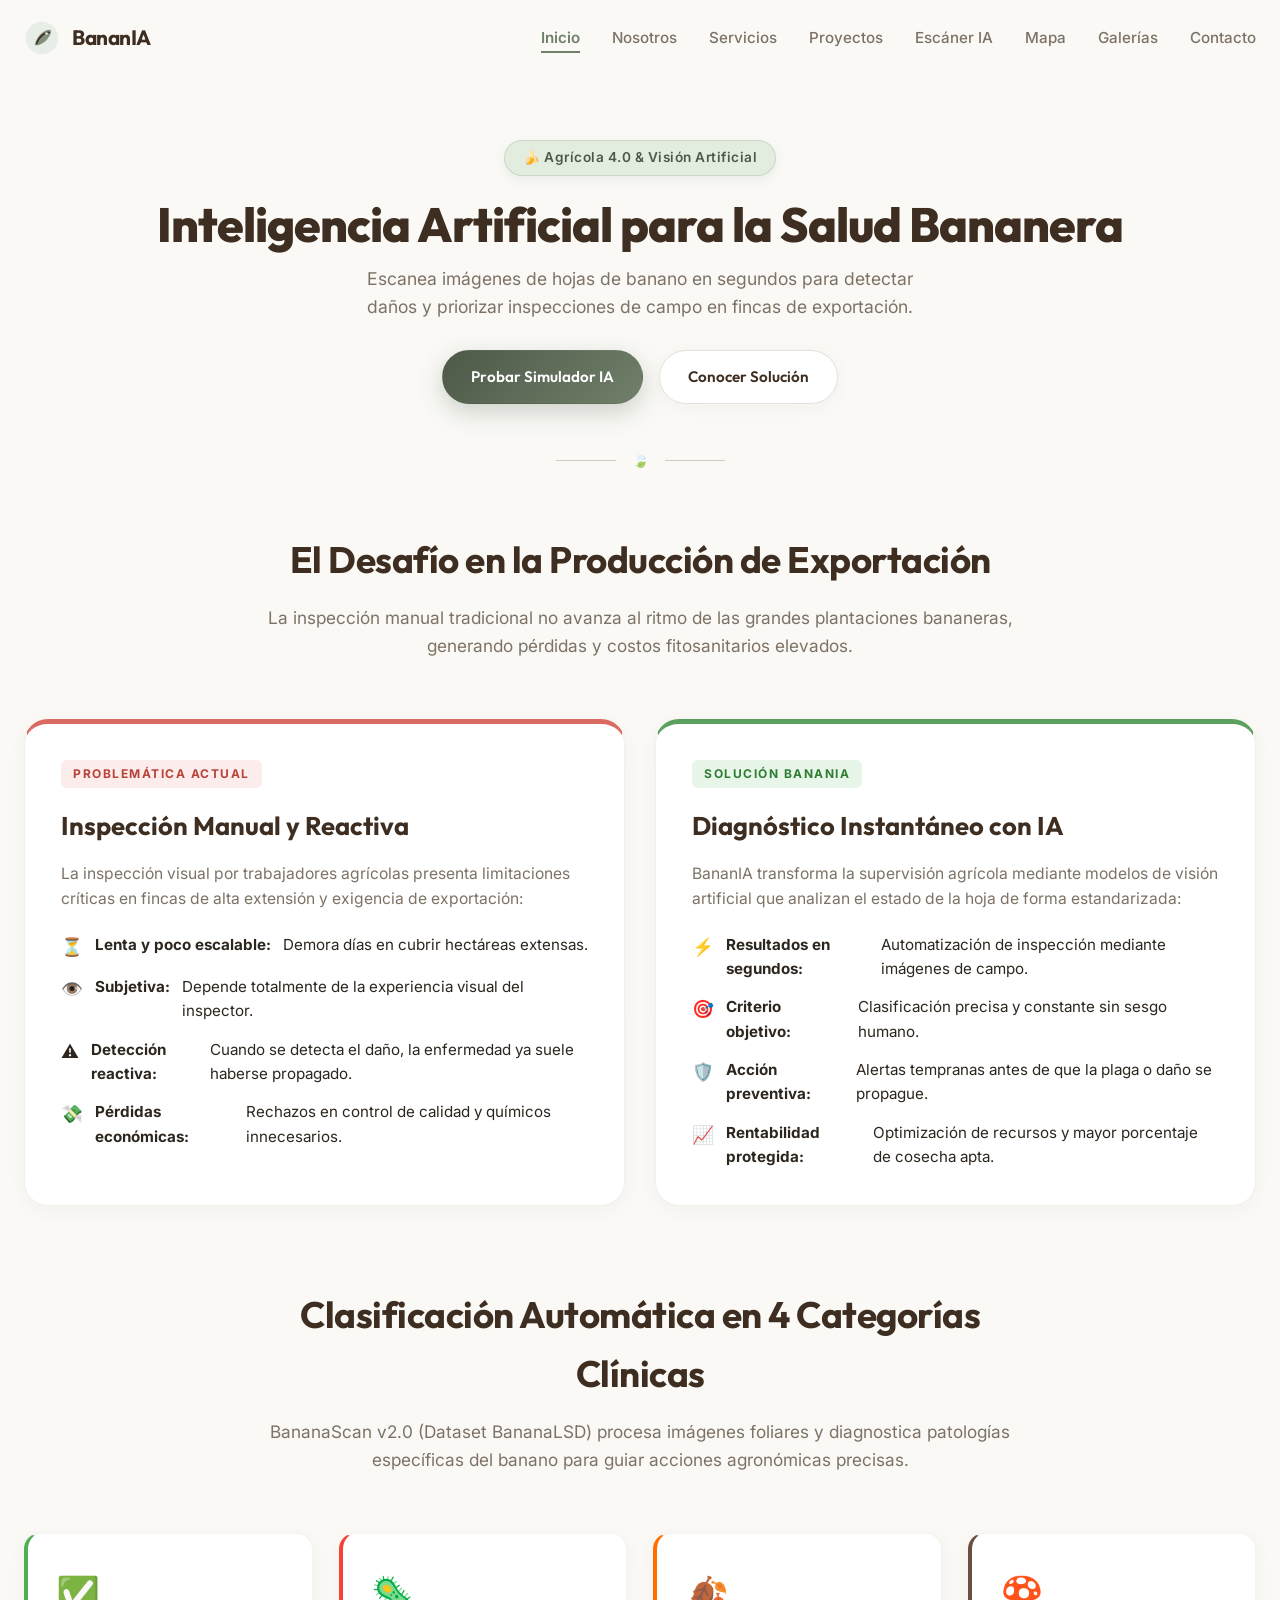
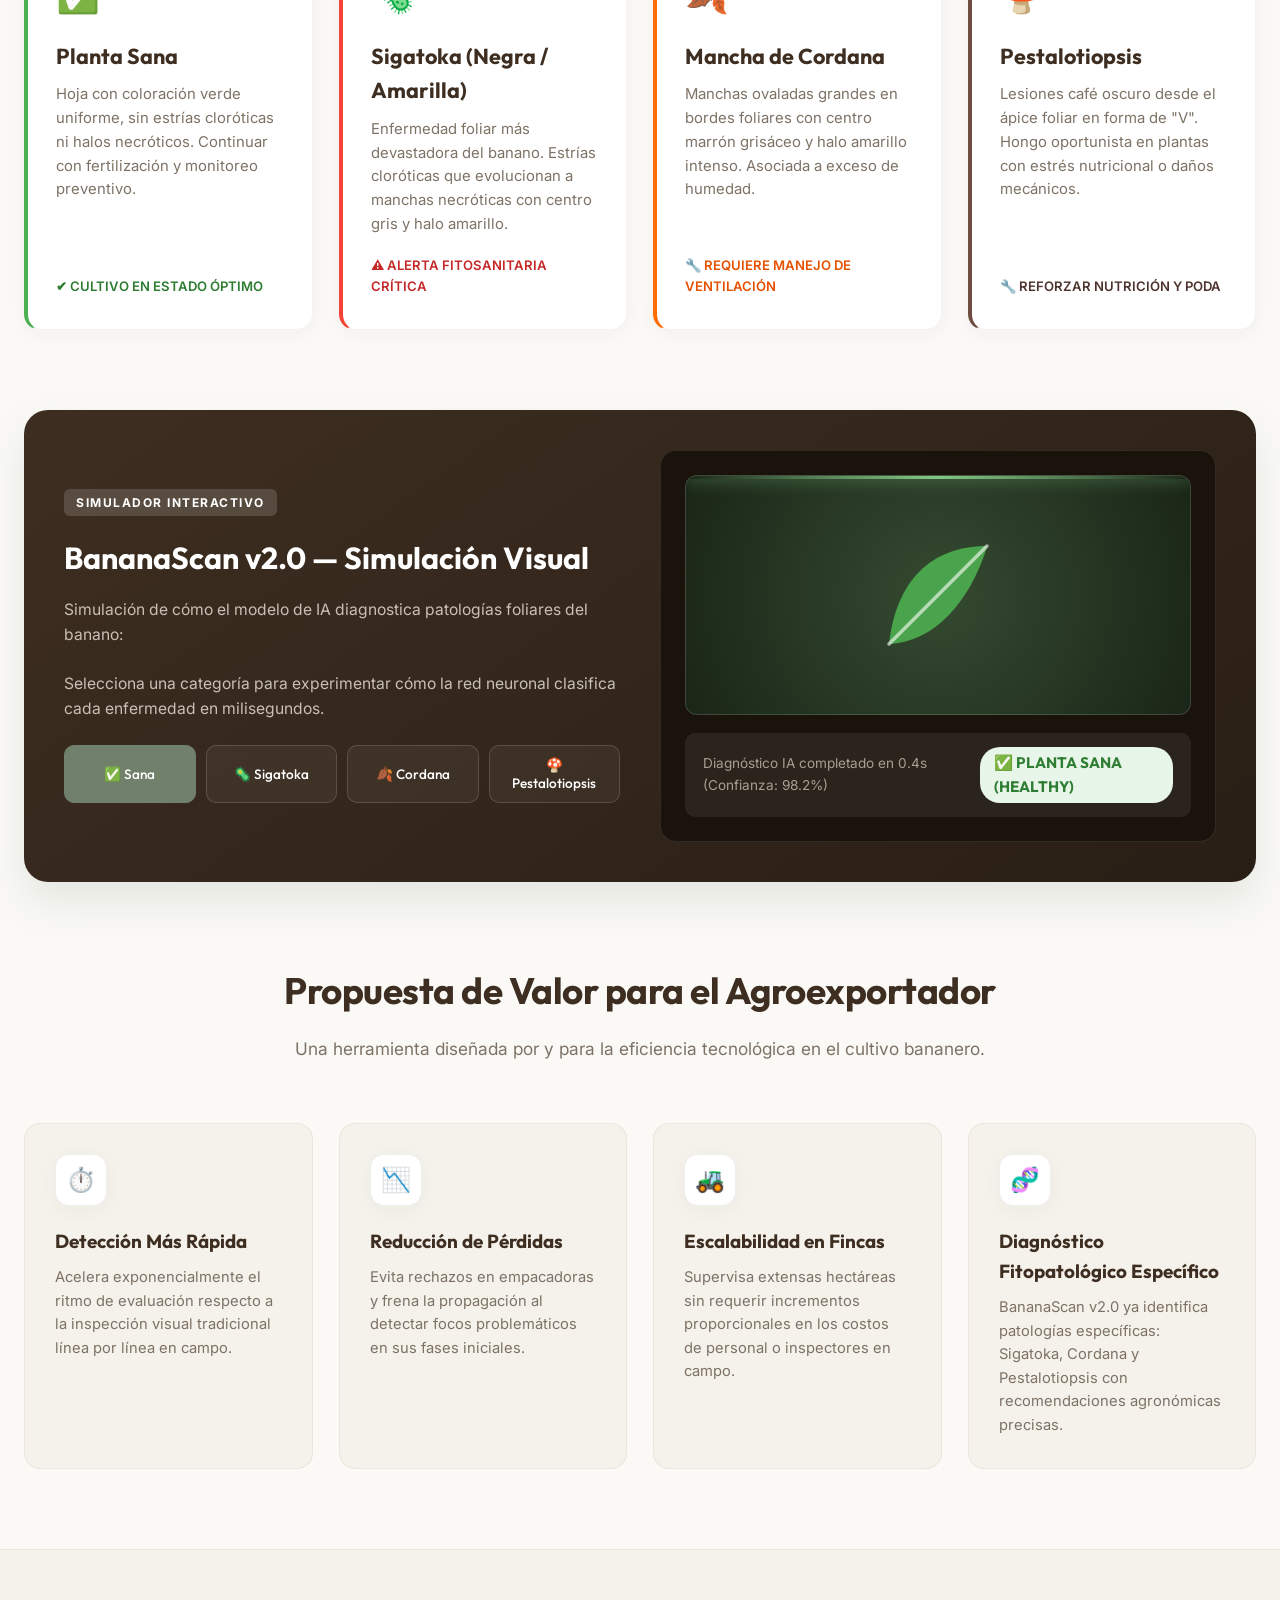
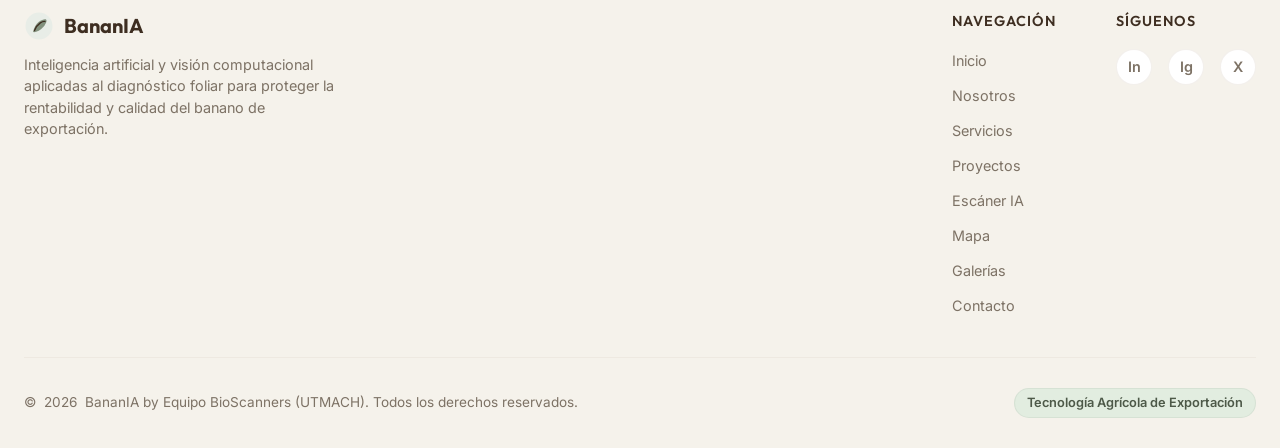
<file: index.html>
<!DOCTYPE html>
<html lang="es">

<head>
  <meta charset="UTF-8">
  <meta name="viewport" content="width=device-width, initial-scale=1.0">
  <title>BananIA - Inteligencia Artificial para el Cultivo Bananero</title>
  <meta name="description"
    content="Herramienta de inteligencia artificial para detectar y clasificar automáticamente el estado fitosanitario de hojas de banano en fincas de exportación.">
  <link rel="stylesheet" href="styles.css">
</head>

<body>
  <!-- ==========================================================================
       BARRA DE NAVEGACIÓN FIJA REUTILIZABLE
       ========================================================================== -->
  <header class="main-navbar" id="navbar">
    <div class="navbar-container">
      <a href="index.html" class="navbar-brand">
        <!-- Logotipo BananIA minimalista inline SVG -->
        <svg xmlns="http://www.w3.org/2000/svg" viewBox="0 0 40 40" width="36" height="36" fill="none">
          <circle cx="20" cy="20" r="18" fill="#E8EDE7" />
          <path d="M12 28C15 14 26 10 29 11C31 12 30 16 26 21C22 26 15 29 12 28Z" fill="#70806A" opacity="0.85" />
          <path d="M14 26C18 16 26 13 28 14" stroke="#3E2E21" stroke-width="1.8" stroke-linecap="round" />
          <circle cx="25" cy="15" r="1.5" fill="#E2EDE0" />
        </svg>
        <span>BananIA</span>
      </a>

      <button class="navbar-toggle" id="navbarToggle" aria-label="Abrir menú de navegación" aria-expanded="false"
        aria-controls="navbarMenu">
        <span></span>
        <span></span>
        <span></span>
      </button>

      <ul class="navbar-menu" id="navbarMenu">
        <li><a href="index.html" class="navbar-link active">Inicio</a></li>
        <li><a href="nosotros.html" class="navbar-link">Nosotros</a></li>
        <li><a href="servicios.html" class="navbar-link">Servicios</a></li>
        <li><a href="proyectos.html" class="navbar-link">Proyectos</a></li>
        <li><a href="escaner.html" class="navbar-link">Escáner IA</a></li>
        <li><a href="mapa.html" class="navbar-link">Mapa</a></li>
        <li><a href="galerias.html" class="navbar-link">Galerías</a></li>
        <li><a href="contacto.html" class="navbar-link">Contacto</a></li>
      </ul>
    </div>
  </header>

  <!-- ==========================================================================
       CONTENIDO PRINCIPAL - PÁGINA DE INICIO
       ========================================================================== -->
  <main class="main-content">
    <!-- Hero Principal -->
    <section class="hero-section">
      <div class="hero-badge">🍌 Agrícola 4.0 & Visión Artificial</div>
      <h1>Inteligencia Artificial para la Salud Bananera</h1>
      <p>Escanea imágenes de hojas de banano en segundos para detectar daños y priorizar inspecciones de campo en fincas
        de exportación.</p>
      <div class="btn-group">
        <a href="escaner.html" class="btn btn-primary">Probar Simulador IA</a>
        <a href="servicios.html" class="btn btn-secondary">Conocer Solución</a>
      </div>
      <div class="decorative-separator" style="margin-top: 45px;">
        <span></span>
        <i>🍃</i>
        <span></span>
      </div>
    </section>

    <!-- Problemática vs Solución -->
    <section class="section-header">
      <h2>El Desafío en la Producción de Exportación</h2>
      <p>La inspección manual tradicional no avanza al ritmo de las grandes plantaciones bananeras, generando pérdidas y
        costos fitosanitarios elevados.</p>
    </section>

    <div class="comparison-grid">
      <!-- Tarjeta Problemática -->
      <article class="comparison-card problem">
        <span class="card-tag">Problemática Actual</span>
        <h3>Inspección Manual y Reactiva</h3>
        <p>La inspección visual por trabajadores agrícolas presenta limitaciones críticas en fincas de alta extensión y
          exigencia de exportación:</p>
        <ul class="feature-list">
          <li><i>⏳</i> <strong>Lenta y poco escalable:</strong> Demora días en cubrir hectáreas extensas.</li>
          <li><i>👁️</i> <strong>Subjetiva:</strong> Depende totalmente de la experiencia visual del inspector.</li>
          <li><i>⚠️</i> <strong>Detección reactiva:</strong> Cuando se detecta el daño, la enfermedad ya suele haberse
            propagado.</li>
          <li><i>💸</i> <strong>Pérdidas económicas:</strong> Rechazos en control de calidad y químicos innecesarios.
          </li>
        </ul>
      </article>

      <!-- Tarjeta Solución -->
      <article class="comparison-card solution">
        <span class="card-tag">Solución BananIA</span>
        <h3>Diagnóstico Instantáneo con IA</h3>
        <p>BananIA transforma la supervisión agrícola mediante modelos de visión artificial que analizan el estado de la
          hoja de forma estandarizada:</p>
        <ul class="feature-list">
          <li><i>⚡</i> <strong>Resultados en segundos:</strong> Automatización de inspección mediante imágenes de campo.
          </li>
          <li><i>🎯</i> <strong>Criterio objetivo:</strong> Clasificación precisa y constante sin sesgo humano.</li>
          <li><i>🛡️</i> <strong>Acción preventiva:</strong> Alertas tempranas antes de que la plaga o daño se propague.
          </li>
          <li><i>📈</i> <strong>Rentabilidad protegida:</strong> Optimización de recursos y mayor porcentaje de cosecha
            apta.</li>
        </ul>
      </article>
    </div>

    <!-- Las 4 Categorías Diagnósticas — BananaScan v2.0 -->
    <section class="section-header">
      <h2>Clasificación Automática en 4 Categorías Clínicas</h2>
      <p>BananaScan v2.0 (Dataset BananaLSD) procesa imágenes foliares y diagnostica patologías específicas del banano para guiar acciones agronómicas precisas.</p>
    </section>

    <div class="categories-grid">
      <article class="category-card sana">
        <div class="cat-icon">✅</div>
        <h3>Planta Sana</h3>
        <p>Hoja con coloración verde uniforme, sin estrías cloróticas ni halos necróticos. Continuar con fertilización y monitoreo preventivo.</p>
        <span class="cat-badge">✔ CULTIVO EN ESTADO ÓPTIMO</span>
      </article>

      <article class="category-card sigatoka">
        <div class="cat-icon">🦠</div>
        <h3>Sigatoka (Negra / Amarilla)</h3>
        <p>Enfermedad foliar más devastadora del banano. Estrías cloróticas que evolucionan a manchas necróticas con centro gris y halo amarillo.</p>
        <span class="cat-badge">⚠ ALERTA FITOSANITARIA CRÍTICA</span>
      </article>

      <article class="category-card cordana">
        <div class="cat-icon">🍂</div>
        <h3>Mancha de Cordana</h3>
        <p>Manchas ovaladas grandes en bordes foliares con centro marrón grisáceo y halo amarillo intenso. Asociada a exceso de humedad.</p>
        <span class="cat-badge">🔧 REQUIERE MANEJO DE VENTILACIÓN</span>
      </article>

      <article class="category-card pestalotiopsis">
        <div class="cat-icon">🍄</div>
        <h3>Pestalotiopsis</h3>
        <p>Lesiones café oscuro desde el ápice foliar en forma de "V". Hongo oportunista en plantas con estrés nutricional o daños mecánicos.</p>
        <span class="cat-badge">🔧 REFORZAR NUTRICIÓN Y PODA</span>
      </article>
    </div>

    <!-- Simulador Interactivo BananaScan v2.0 -->
    <section class="interactive-scanner" id="simulador">
      <div class="scanner-grid">
        <div class="scanner-info">
          <span class="card-tag" style="background: rgba(255,255,255,0.15); color: #fff;">Simulador Interactivo</span>
          <h3>BananaScan v2.0 — Simulación Visual</h3>
          <p>Simulación de cómo el modelo de IA diagnostica patologías foliares del banano:</p>
          <p>Selecciona una categoría para experimentar cómo la red neuronal clasifica cada enfermedad en milisegundos.</p>
          <div class="scanner-controls">
            <button class="scan-btn active" data-mode="sana">✅ Sana</button>
            <button class="scan-btn" data-mode="sigatoka">🦠 Sigatoka</button>
            <button class="scan-btn" data-mode="cordana">🍂 Cordana</button>
            <button class="scan-btn" data-mode="pestalotiopsis">🍄 Pestalotiopsis</button>
          </div>
        </div>

        <div class="scanner-demo-box">
          <div class="leaf-preview" id="leafPreview">
            <svg class="leaf-svg" viewBox="0 0 100 100" fill="none" xmlns="http://www.w3.org/2000/svg">
              <path id="leafSvgPath" d="M15 85C20 40 45 15 85 15C85 15 75 55 45 75C30 85 15 85 15 85Z" fill="#4caf50"
                opacity="0.9" />
              <path d="M15 85L85 15" stroke="#ffffff" stroke-width="2.5" stroke-linecap="round" opacity="0.6" />
            </svg>
            <div class="scan-laser"></div>
          </div>
          <div class="scan-result-panel">
            <span class="scan-result-title" id="scanResultTitle">Diagnóstico IA completado en 0.4s (Confianza: 98.2%)</span>
            <span class="scan-result-badge" id="scanResultBadge" style="background-color: #e8f5e9; color: #2e7d32;">✅ PLANTA SANA (HEALTHY)</span>
          </div>
        </div>
      </div>
    </section>

    <!-- Propuesta de Valor -->
    <section class="section-header">
      <h2>Propuesta de Valor para el Agroexportador</h2>
      <p>Una herramienta diseñada por y para la eficiencia tecnológica en el cultivo bananero.</p>
    </section>

    <div class="value-grid">
      <article class="value-card">
        <div class="value-icon">⏱️</div>
        <h3>Detección Más Rápida</h3>
        <p>Acelera exponencialmente el ritmo de evaluación respecto a la inspección visual tradicional línea por línea
          en campo.</p>
      </article>

      <article class="value-card">
        <div class="value-icon">📉</div>
        <h3>Reducción de Pérdidas</h3>
        <p>Evita rechazos en empacadoras y frena la propagación al detectar focos problemáticos en sus fases iniciales.
        </p>
      </article>

      <article class="value-card">
        <div class="value-icon">🚜</div>
        <h3>Escalabilidad en Fincas</h3>
        <p>Supervisa extensas hectáreas sin requerir incrementos proporcionales en los costos de personal o inspectores
          en campo.</p>
      </article>

      <article class="value-card">
        <div class="value-icon">🧬</div>
        <h3>Diagnóstico Fitopatológico Específico</h3>
        <p>BananaScan v2.0 ya identifica patologías específicas: Sigatoka, Cordana y Pestalotiopsis con recomendaciones agronómicas precisas.</p>
      </article>
    </div>
  </main>

  <!-- ==========================================================================
       PIE DE PÁGINA (FOOTER) REUTILIZABLE
       ========================================================================== -->
  <footer class="main-footer">
    <div class="footer-container">
      <div class="footer-top">
        <div class="footer-info">
          <a href="index.html" class="footer-logo">
            <svg xmlns="http://www.w3.org/2000/svg" viewBox="0 0 40 40" width="30" height="30" fill="none">
              <circle cx="20" cy="20" r="18" fill="#E8EDE7" />
              <path d="M12 28C15 14 26 10 29 11C31 12 30 16 26 21C22 26 15 29 12 28Z" fill="#70806A" opacity="0.85" />
              <path d="M14 26C18 16 26 13 28 14" stroke="#3E2E21" stroke-width="1.8" stroke-linecap="round" />
            </svg>
            <span>BananIA</span>
          </a>
          <p class="footer-desc">Inteligencia artificial y visión computacional aplicadas al diagnóstico foliar para
            proteger la rentabilidad y calidad del banano de exportación.</p>
        </div>

        <div class="footer-links-group">
          <nav class="footer-column" aria-label="Navegación del footer">
            <span class="footer-heading">Navegación</span>
            <a href="index.html" class="footer-link">Inicio</a>
            <a href="nosotros.html" class="footer-link">Nosotros</a>
            <a href="servicios.html" class="footer-link">Servicios</a>
            <a href="proyectos.html" class="footer-link">Proyectos</a>
            <a href="escaner.html" class="footer-link">Escáner IA</a>
            <a href="mapa.html" class="footer-link">Mapa</a>
            <a href="galerias.html" class="footer-link">Galerías</a>
            <a href="contacto.html" class="footer-link">Contacto</a>
          </nav>

          <div class="footer-column">
            <span class="footer-heading">Síguenos</span>
            <div class="footer-socials">
              <a href="#" class="social-icon" aria-label="LinkedIn">In</a>
              <a href="https://www.instagram.com/__johan26__/" target="_blank" rel="noopener noreferrer"
                class="social-icon" aria-label="Instagram">Ig</a>
              <a href="#" class="social-icon" aria-label="Twitter">X</a>
            </div>
          </div>
        </div>
      </div>

      <div class="footer-bottom">
        <div class="footer-copy">
          &copy; <span id="footerYear"></span> BananIA by Equipo BioScanners (UTMACH). Todos los derechos reservados.
        </div>
        <div class="footer-counter">
          <span>Tecnología Agrícola de Exportación</span>
        </div>
      </div>
    </div>
  </footer>

  <script src="script.js"></script>
</body>

</html>
</file>
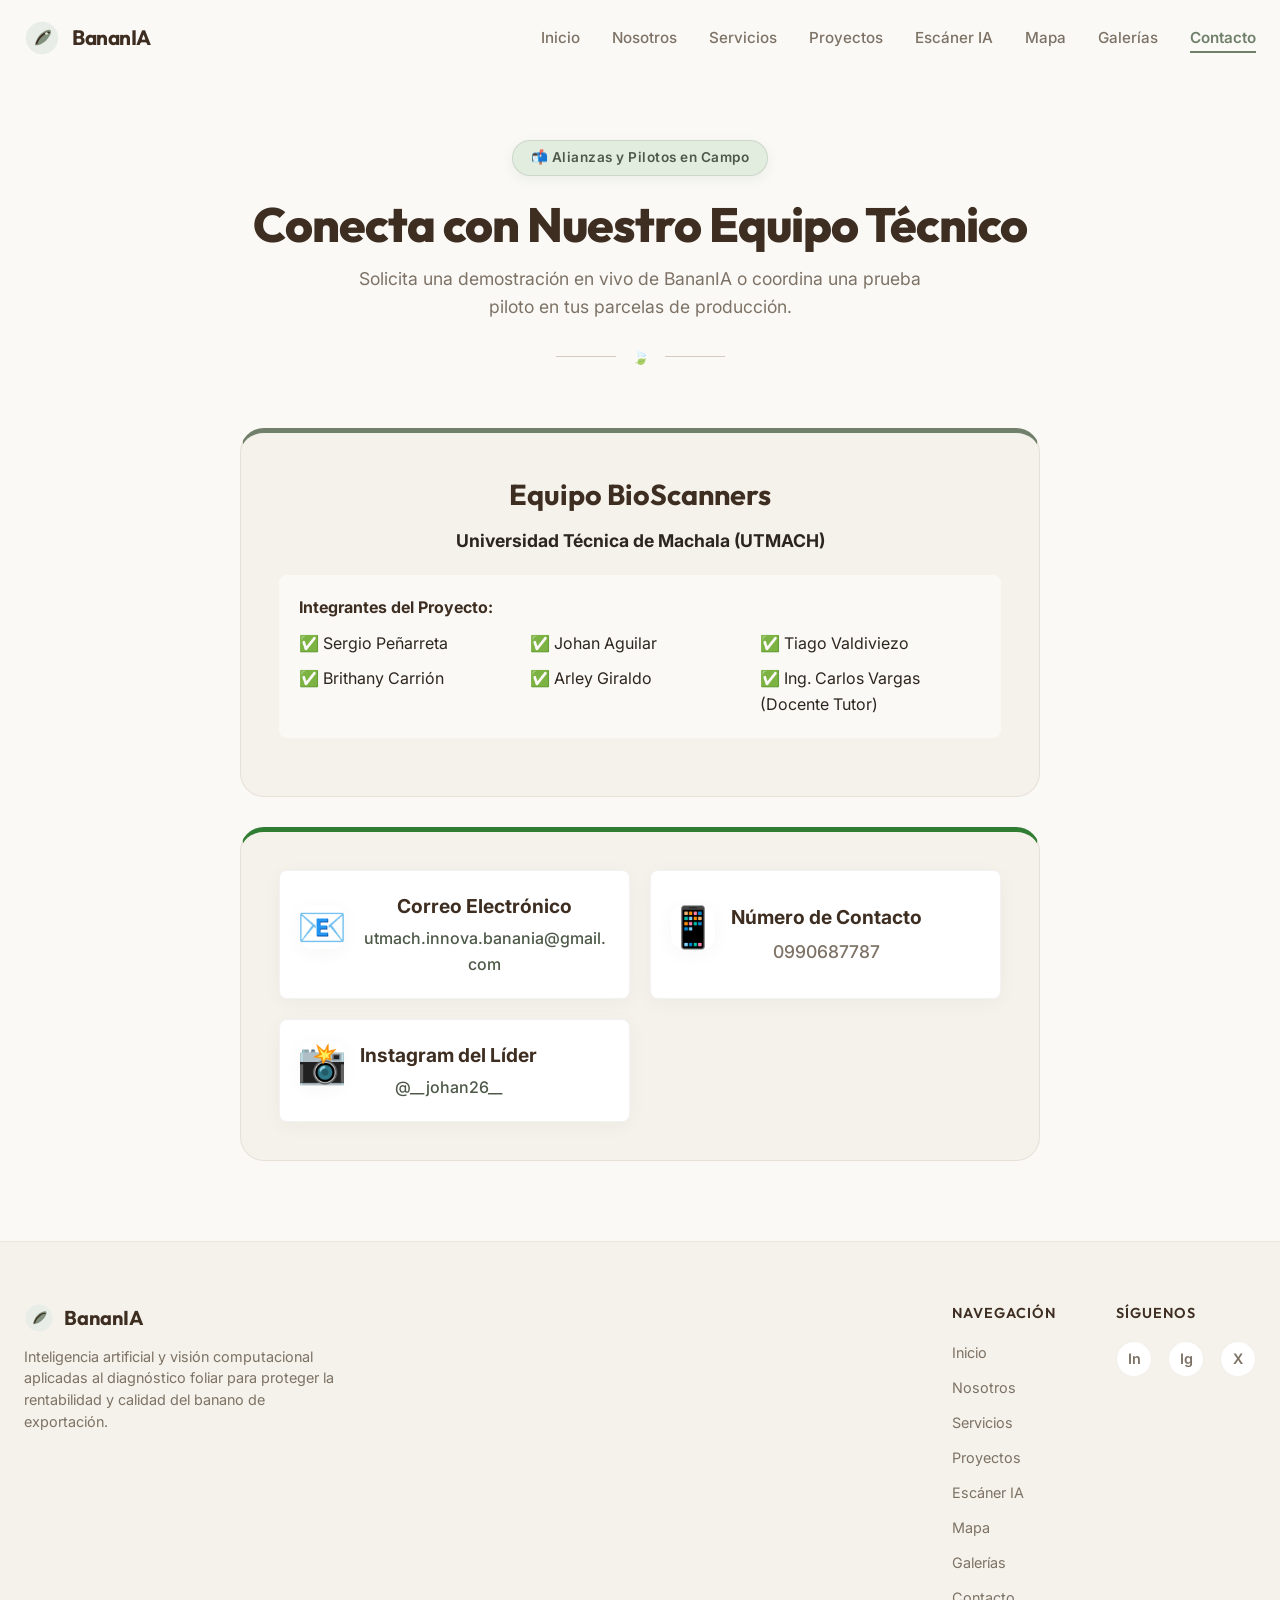
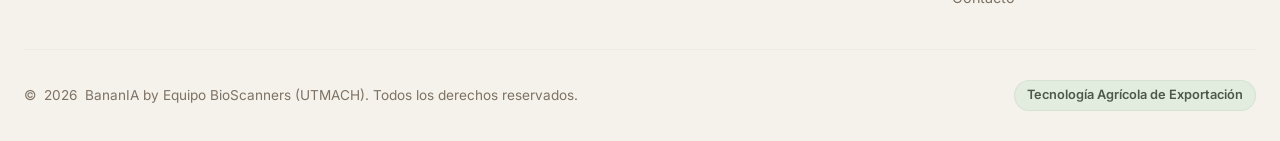
<file: contacto.html>
<!DOCTYPE html>
<html lang="es">
<head>
  <meta charset="UTF-8">
  <meta name="viewport" content="width=device-width, initial-scale=1.0">
  <title>Contacto - BananIA</title>
  <meta name="description" content="Ponte en contacto con el equipo de BananIA para solicitar demostraciones o pilotos de inteligencia artificial en tu finca bananera.">
  <link rel="stylesheet" href="styles.css">
</head>
<body>
  <!-- ==========================================================================
       BARRA DE NAVEGACIÓN FIJA REUTILIZABLE
       ========================================================================== -->
  <header class="main-navbar" id="navbar">
    <div class="navbar-container">
      <a href="index.html" class="navbar-brand">
        <svg xmlns="http://www.w3.org/2000/svg" viewBox="0 0 40 40" width="36" height="36" fill="none">
          <circle cx="20" cy="20" r="18" fill="#E8EDE7" />
          <path d="M12 28C15 14 26 10 29 11C31 12 30 16 26 21C22 26 15 29 12 28Z" fill="#70806A" opacity="0.85"/>
          <path d="M14 26C18 16 26 13 28 14" stroke="#3E2E21" stroke-width="1.8" stroke-linecap="round"/>
          <circle cx="25" cy="15" r="1.5" fill="#E2EDE0" />
        </svg>
        <span>BananIA</span>
      </a>

      <button class="navbar-toggle" id="navbarToggle" aria-label="Abrir menú de navegación" aria-expanded="false" aria-controls="navbarMenu">
        <span></span>
        <span></span>
        <span></span>
      </button>

      <ul class="navbar-menu" id="navbarMenu">
        <li><a href="index.html" class="navbar-link">Inicio</a></li>
        <li><a href="nosotros.html" class="navbar-link">Nosotros</a></li>
        <li><a href="servicios.html" class="navbar-link">Servicios</a></li>
        <li><a href="proyectos.html" class="navbar-link">Proyectos</a></li>
        <li><a href="escaner.html" class="navbar-link">Escáner IA</a></li>
        <li><a href="mapa.html" class="navbar-link">Mapa</a></li>
        <li><a href="galerias.html" class="navbar-link">Galerías</a></li>
        <li><a href="contacto.html" class="navbar-link active">Contacto</a></li>
      </ul>
    </div>
  </header>

  <!-- ==========================================================================
       CONTENIDO PRINCIPAL - CONTACTO
       ========================================================================== -->
  <main class="main-content">
    <section class="hero-section">
      <div class="hero-badge">📬 Alianzas y Pilotos en Campo</div>
      <h1>Conecta con Nuestro Equipo Técnico</h1>
      <p>Solicita una demostración en vivo de BananIA o coordina una prueba piloto en tus parcelas de producción.</p>
      <div class="decorative-separator">
        <span></span>
        <i>🍃</i>
        <span></span>
      </div>
    </section>

    <!-- Sección de Formulario y Datos de Contacto -->
    <!-- Datos de Contacto y Equipo -->
    <section class="contact-container" style="display: block; width: 92%; max-width: 800px; margin: 0 auto 80px auto;">
      
      <!-- Información del Proyecto -->
      <div class="contact-info-card" style="margin-bottom: 30px; text-align: center; border-top: 5px solid var(--color-olive-green); box-sizing: border-box;">
        <h3 style="font-size: 1.8rem; margin-bottom: 10px;">Equipo BioScanners</h3>
        <p style="font-size: 1.1rem; color: var(--color-text-secondary); margin-bottom: 20px;">
          <strong>Universidad Técnica de Machala (UTMACH)</strong>
        </p>
        
        <div style="background: var(--color-bg-hueso); padding: 20px; border-radius: var(--border-radius-sm); margin-bottom: 20px; text-align: left;">
          <h4 style="color: var(--color-dark-brown); margin-bottom: 10px;">Integrantes del Proyecto:</h4>
          <ul style="list-style-type: none; padding: 0; display: grid; grid-template-columns: repeat(auto-fit, minmax(200px, 1fr)); gap: 10px; color: var(--color-text-dark);">
            <li>✅ Sergio Peñarreta</li>
            <li>✅ Johan Aguilar</li>
            <li>✅ Tiago Valdiviezo</li>
            <li>✅ Brithany Carrión</li>
            <li>✅ Arley Giraldo</li>
            <li>✅ Ing. Carlos Vargas (Docente Tutor)</li>
          </ul>
        </div>
      </div>

      <!-- Medios de Contacto -->
      <div class="contact-info-card" style="display: grid; grid-template-columns: repeat(auto-fit, minmax(250px, 1fr)); gap: 20px; border-top: 5px solid #2e7d32; box-sizing: border-box;">
        
        <div class="contact-item" style="margin: 0; padding: 20px; background: #fff; border: 1px solid rgba(0,0,0,0.05); border-radius: var(--border-radius-sm); box-shadow: var(--shadow-soft); box-sizing: border-box;">
          <div class="contact-item-icon" style="font-size: 2.5rem; margin-bottom: 15px;">📧</div>
          <div style="text-align: center;">
            <strong style="display:block; color:var(--color-dark-brown); font-size: 1.2rem; margin-bottom: 5px;">Correo Electrónico</strong>
            <a href="mailto:utmach.innova.banania@gmail.com" style="color:var(--color-olive-dark); font-weight: 500; text-decoration: none; word-break: break-all;">utmach.innova.banania@gmail.com</a>
          </div>
        </div>

        <div class="contact-item" style="margin: 0; padding: 20px; background: #fff; border: 1px solid rgba(0,0,0,0.05); border-radius: var(--border-radius-sm); box-shadow: var(--shadow-soft);">
          <div class="contact-item-icon" style="font-size: 2.5rem; margin-bottom: 15px;">📱</div>
          <div style="text-align: center;">
            <strong style="display:block; color:var(--color-dark-brown); font-size: 1.2rem; margin-bottom: 5px;">Número de Contacto</strong>
            <a href="tel:0990687787" style="color:var(--color-text-muted); font-weight: 500; text-decoration: none; font-size: 1.1rem;">0990687787</a>
          </div>
        </div>

        <div class="contact-item" style="margin: 0; padding: 20px; background: #fff; border: 1px solid rgba(0,0,0,0.05); border-radius: var(--border-radius-sm); box-shadow: var(--shadow-soft);">
          <div class="contact-item-icon" style="font-size: 2.5rem; margin-bottom: 15px;">📸</div>
          <div style="text-align: center;">
            <strong style="display:block; color:var(--color-dark-brown); font-size: 1.2rem; margin-bottom: 5px;">Instagram del Líder</strong>
            <a href="https://www.instagram.com/__johan26__/" target="_blank" rel="noopener noreferrer" style="color:var(--color-olive-dark); font-weight: 500; text-decoration: none;">@__johan26__</a>
          </div>
        </div>

      </div>
    </section>
  </main>

  <!-- ==========================================================================
       PIE DE PÁGINA (FOOTER) REUTILIZABLE
       ========================================================================== -->
  <footer class="main-footer">
    <div class="footer-container">
      <div class="footer-top">
        <div class="footer-info">
          <a href="index.html" class="footer-logo">
            <svg xmlns="http://www.w3.org/2000/svg" viewBox="0 0 40 40" width="30" height="30" fill="none">
              <circle cx="20" cy="20" r="18" fill="#E8EDE7" />
              <path d="M12 28C15 14 26 10 29 11C31 12 30 16 26 21C22 26 15 29 12 28Z" fill="#70806A" opacity="0.85"/>
              <path d="M14 26C18 16 26 13 28 14" stroke="#3E2E21" stroke-width="1.8" stroke-linecap="round"/>
            </svg>
            <span>BananIA</span>
          </a>
          <p class="footer-desc">Inteligencia artificial y visión computacional aplicadas al diagnóstico foliar para proteger la rentabilidad y calidad del banano de exportación.</p>
        </div>

        <div class="footer-links-group">
          <nav class="footer-column" aria-label="Navegación del footer">
            <span class="footer-heading">Navegación</span>
            <a href="index.html" class="footer-link">Inicio</a>
            <a href="nosotros.html" class="footer-link">Nosotros</a>
            <a href="servicios.html" class="footer-link">Servicios</a>
            <a href="proyectos.html" class="footer-link">Proyectos</a>
            <a href="escaner.html" class="footer-link">Escáner IA</a>
            <a href="mapa.html" class="footer-link">Mapa</a>
            <a href="galerias.html" class="footer-link">Galerías</a>
            <a href="contacto.html" class="footer-link">Contacto</a>
          </nav>

          <div class="footer-column">
            <span class="footer-heading">Síguenos</span>
            <div class="footer-socials">
              <a href="#" class="social-icon" aria-label="LinkedIn">In</a>
              <a href="https://www.instagram.com/__johan26__/" target="_blank" rel="noopener noreferrer" class="social-icon" aria-label="Instagram">Ig</a>
              <a href="#" class="social-icon" aria-label="Twitter">X</a>
            </div>
          </div>
        </div>
      </div>

      <div class="footer-bottom">
        <div class="footer-copy">
          &copy; <span id="footerYear"></span> BananIA by Equipo BioScanners (UTMACH). Todos los derechos reservados.
        </div>
        <div class="footer-counter">
          <span>Tecnología Agrícola de Exportación</span>
        </div>
      </div>
    </div>
  </footer>

  <script src="script.js"></script>
</body>
</html>
</file>
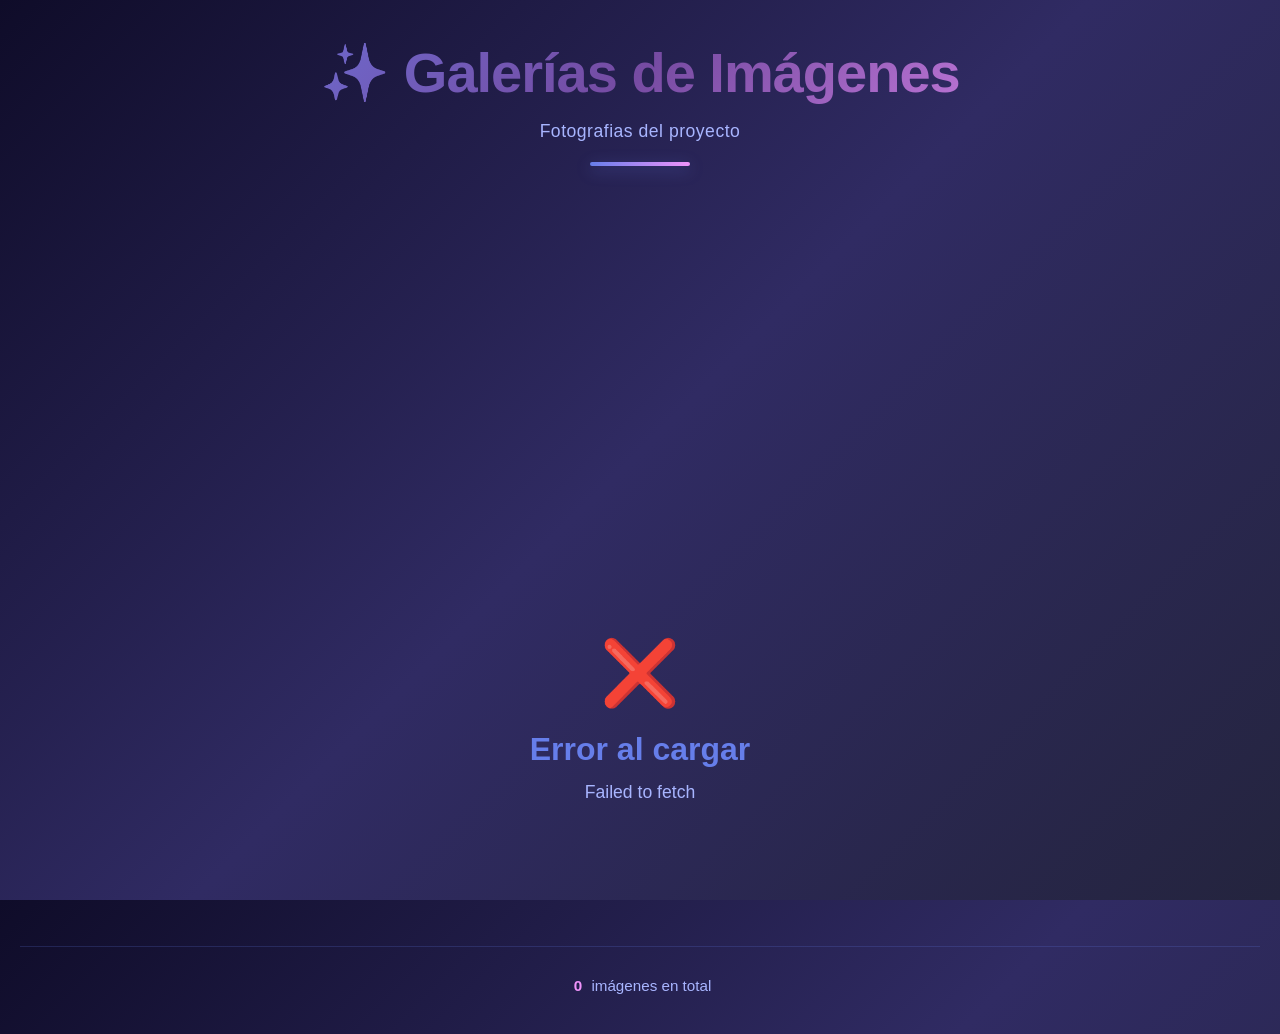
<file: galeria_3carpetas.html>
<!DOCTYPE html>
<html lang="es">
<head>
    <meta charset="UTF-8">
    <meta name="viewport" content="width=device-width, initial-scale=1.0">
    <title>Galería de Imágenes - Google Drive (3 Carpetas)</title>
    
    <style>
        /* ================================================== */
        /* ESTILOS GLOBALES Y RESET */
        /* ================================================== */
        * {
            margin: 0;
            padding: 0;
            box-sizing: border-box;
        }

        html, body {
            width: 100%;
            height: 100%;
            font-family: 'Segoe UI', Tahoma, Geneva, Verdana, sans-serif;
            background: linear-gradient(135deg, #0f0c29 0%, #302b63 50%, #24243e 100%);
            min-height: 100vh;
            color: #333;
        }

        /* ================================================== */
        /* CONTENEDOR PRINCIPAL */
        /* ================================================== */
        .container {
            max-width: 1400px;
            margin: 0 auto;
            padding: 40px 20px;
        }

        /* ================================================== */
        /* HEADER Y TÍTULO */
        /* ================================================== */
        .header {
            text-align: center;
            margin-bottom: 50px;
            animation: slideDown 0.8s ease-out;
        }

        .header h1 {
            font-size: 3.5rem;
            background: linear-gradient(135deg, #667eea 0%, #764ba2 50%, #f093fb 100%);
            -webkit-background-clip: text;
            -webkit-text-fill-color: transparent;
            background-clip: text;
            font-weight: 800;
            margin-bottom: 15px;
            letter-spacing: -1px;
        }

        .header p {
            font-size: 1.1rem;
            color: #a8b5ff;
            font-weight: 300;
            letter-spacing: 0.5px;
        }

        .decorative-line {
            width: 100px;
            height: 4px;
            background: linear-gradient(90deg, #667eea, #f093fb);
            margin: 20px auto;
            border-radius: 2px;
            box-shadow: 0 4px 15px rgba(102, 126, 234, 0.4);
        }

        /* ================================================== */
        /* SISTEMA DE PESTAÑAS */
        /* ================================================== */
        .tabs-container {
            display: flex;
            gap: 12px;
            margin-bottom: 40px;
            flex-wrap: wrap;
            justify-content: center;
            animation: slideDown 0.8s ease-out 0.2s both;
        }

        .tab-button {
            padding: 14px 28px;
            border: 2px solid transparent;
            border-radius: 12px;
            font-size: 1rem;
            font-weight: 600;
            cursor: pointer;
            transition: all 0.3s cubic-bezier(0.175, 0.885, 0.32, 1.275);
            position: relative;
            overflow: hidden;
            color: white;
            background: rgba(102, 126, 234, 0.3);
            backdrop-filter: blur(10px);
        }

        .tab-button:hover {
            transform: translateY(-4px);
            background: rgba(102, 126, 234, 0.5);
            box-shadow: 0 8px 24px rgba(102, 126, 234, 0.3);
        }

        .tab-button.active {
            box-shadow: 0 8px 32px rgba(102, 126, 234, 0.6);
            background: linear-gradient(135deg, #667eea 0%, #764ba2 100%);
            border-color: #f093fb;
        }

        .tab-button[data-carpeta="galeria1"] {
            --gradient: linear-gradient(135deg, #667eea, #764ba2);
        }

        .tab-button[data-carpeta="galeria2"] {
            --gradient: linear-gradient(135deg, #f093fb, #e659c3);
        }

        .tab-button[data-carpeta="galeria3"] {
            --gradient: linear-gradient(135deg, #13547a, #80d0c7);
        }

        .tab-button.active[data-carpeta="galeria2"] {
            background: linear-gradient(135deg, #f093fb 0%, #e659c3 100%);
        }

        .tab-button.active[data-carpeta="galeria3"] {
            background: linear-gradient(135deg, #13547a 0%, #80d0c7 100%);
        }

        .tab-name {
            font-weight: 700;
            display: block;
            font-size: 1rem;
        }

        .tab-count {
            font-size: 0.85rem;
            opacity: 0.9;
            display: block;
            margin-top: 2px;
        }

        /* ================================================== */
        /* INFORMACIÓN DE CARPETA */
        /* ================================================== */
        .carpeta-info {
            text-align: center;
            margin-bottom: 30px;
            animation: fadeIn 0.5s ease-out;
        }

        .carpeta-info h2 {
            font-size: 2rem;
            color: #667eea;
            margin-bottom: 8px;
        }

        .carpeta-info p {
            font-size: 1.05rem;
            color: #a8b5ff;
            margin-bottom: 15px;
        }

        /* ================================================== */
        /* LOADER / INDICADOR DE CARGA */
        /* ================================================== */
        .loader-container {
            text-align: center;
            padding: 60px 20px;
            display: none;
        }

        .loader-container.active {
            display: block;
        }

        .spinner {
            border: 5px solid rgba(102, 126, 234, 0.2);
            border-top: 5px solid #667eea;
            border-radius: 50%;
            width: 50px;
            height: 50px;
            animation: spin 0.8s linear infinite;
            margin: 0 auto 20px;
        }

        .loader-text {
            font-size: 1.1rem;
            color: #a8b5ff;
            font-weight: 500;
            animation: pulse 1.5s ease-in-out infinite;
        }

        @keyframes spin {
            to { transform: rotate(360deg); }
        }

        @keyframes pulse {
            0%, 100% { opacity: 1; }
            50% { opacity: 0.5; }
        }

        /* ================================================== */
        /* GALERÍA - GRID RESPONSIVO */
        /* ================================================== */
        .galeria {
            display: grid;
            grid-template-columns: repeat(auto-fill, minmax(250px, 1fr));
            gap: 25px;
            animation: fadeIn 0.6s ease-out;
            min-height: 300px;
        }

        /* Tablet - 3 columnas */
        @media (max-width: 1024px) {
            .galeria {
                grid-template-columns: repeat(auto-fill, minmax(220px, 1fr));
                gap: 20px;
            }
        }

        /* Mobile - 2 columnas */
        @media (max-width: 768px) {
            .galeria {
                grid-template-columns: repeat(2, 1fr);
                gap: 15px;
            }
            
            .tabs-container {
                flex-direction: column;
                gap: 8px;
            }
            
            .tab-button {
                width: 100%;
            }
        }

        /* Mobile pequeño - 1 columna */
        @media (max-width: 480px) {
            .galeria {
                grid-template-columns: 1fr;
                gap: 15px;
            }
        }

        /* ================================================== */
        /* TARJETA DE IMAGEN */
        /* ================================================== */
        .imagen-card {
            position: relative;
            overflow: hidden;
            border-radius: 16px;
            background: white;
            box-shadow: 0 10px 30px rgba(0, 0, 0, 0.2);
            transition: all 0.4s cubic-bezier(0.175, 0.885, 0.32, 1.275);
            aspect-ratio: 1;
            cursor: pointer;
            animation: scaleIn 0.5s ease-out;
        }

        .imagen-card:nth-child(n) {
            animation-delay: calc(0.05s * var(--index, 0));
        }

        .imagen-card:hover {
            transform: translateY(-12px) scale(1.02);
            box-shadow: 0 20px 50px rgba(102, 126, 234, 0.4);
        }

        .imagen-card img {
            width: 100%;
            height: 100%;
            object-fit: cover;
            transition: transform 0.6s ease-out;
            display: block;
        }

        .imagen-card:hover img {
            transform: scale(1.1);
        }

        /* Overlay con info */
        .imagen-overlay {
            position: absolute;
            bottom: 0;
            left: 0;
            right: 0;
            background: linear-gradient(to top, rgba(0, 0, 0, 0.8), transparent);
            padding: 20px;
            transform: translateY(100%);
            transition: transform 0.3s ease-out;
        }

        .imagen-card:hover .imagen-overlay {
            transform: translateY(0);
        }

        .imagen-nombre {
            color: white;
            font-size: 0.95rem;
            font-weight: 600;
            word-break: break-word;
            white-space: normal;
            max-height: 60px;
            overflow: hidden;
            text-shadow: 0 2px 4px rgba(0, 0, 0, 0.5);
        }

        /* ================================================== */
        /* MENSAJE DE ESTADO - ERROR O VACÍO */
        /* ================================================== */
        .estado-mensaje {
            text-align: center;
            padding: 80px 20px;
            display: none;
        }

        .estado-mensaje.active {
            display: block;
        }

        .estado-icono {
            font-size: 4rem;
            margin-bottom: 20px;
        }

        .estado-texto h2 {
            font-size: 2rem;
            color: #667eea;
            margin-bottom: 10px;
        }

        .estado-texto p {
            font-size: 1.1rem;
            color: #a8b5ff;
            max-width: 500px;
            margin: 0 auto;
            line-height: 1.6;
        }

        /* ================================================== */
        /* ANIMACIONES */
        /* ================================================== */
        @keyframes slideDown {
            from {
                opacity: 0;
                transform: translateY(-30px);
            }
            to {
                opacity: 1;
                transform: translateY(0);
            }
        }

        @keyframes fadeIn {
            from {
                opacity: 0;
            }
            to {
                opacity: 1;
            }
        }

        @keyframes scaleIn {
            from {
                opacity: 0;
                transform: scale(0.9);
            }
            to {
                opacity: 1;
                transform: scale(1);
            }
        }

        /* ================================================== */
        /* FOOTER */
        /* ================================================== */
        .footer {
            text-align: center;
            margin-top: 60px;
            padding-top: 30px;
            border-top: 1px solid rgba(102, 126, 234, 0.2);
            color: #a8b5ff;
            font-size: 0.95rem;
        }

        .footer span {
            display: inline-block;
            color: #f093fb;
            font-weight: 600;
            margin: 0 5px;
        }

        /* ================================================== */
        /* SCROLLBAR PERSONALIZADO */
        /* ================================================== */
        ::-webkit-scrollbar {
            width: 12px;
        }

        ::-webkit-scrollbar-track {
            background: rgba(102, 126, 234, 0.1);
        }

        ::-webkit-scrollbar-thumb {
            background: linear-gradient(to bottom, #667eea, #764ba2);
            border-radius: 6px;
        }

        ::-webkit-scrollbar-thumb:hover {
            background: linear-gradient(to bottom, #764ba2, #f093fb);
        }
    </style>
</head>
<body>
    <!-- CONTENEDOR PRINCIPAL -->
    <div class="container">
        <!-- HEADER -->
        <div class="header">
            <h1>✨ Galerías de Imágenes</h1>
            <p>Fotografias del proyecto</p>
            <div class="decorative-line"></div>
        </div>

        <!-- SISTEMA DE PESTAÑAS -->
        <div class="tabs-container" id="tabsContainer"></div>

        <!-- INFORMACIÓN DE CARPETA ACTIVA -->
        <div class="carpeta-info" id="carpetaInfo" style="display: none;">
            <h2 id="carpetaTitulo">Cargando...</h2>
            <p id="carpetaDescripcion"></p>
        </div>

        <!-- LOADER -->
        <div class="loader-container active" id="loader">
            <div class="spinner"></div>
            <p class="loader-text">Cargando imágenes...</p>
        </div>

        <!-- GALERÍA DE IMÁGENES -->
        <div class="galeria" id="galeria"></div>

        <!-- MENSAJE DE ESTADO (ERROR O VACÍO) -->
        <div class="estado-mensaje" id="estadoMensaje">
            <div class="estado-icono" id="estadoIcono">📁</div>
            <div class="estado-texto">
                <h2 id="estadoTitulo">Sin imágenes</h2>
                <p id="estadoTexto">No se encontraron imágenes en esta carpeta.</p>
            </div>
        </div>

        <!-- FOOTER -->
        <div class="footer">
            <span id="contadorImagenes">0</span> imágenes en total
        </div>
    </div>

    <script>
        // ================================================== 
        // CONFIGURACIÓN - REEMPLAZA ESTO CON TU URL
        // ================================================== 
        const URL_SCRIPT_EJECUTABLE = "https://script.google.com/macros/s/AKfycbyVBWtZ2bba_xIFYyzw1SFigmoEJFg3wnzsaNYeA7VEi5pY9Rki0Ld7gcoFzxpPQEVUog/exec";

        // ================================================== 
        // REFERENCIAS AL DOM
        // ================================================== 
        const tabsContainer = document.getElementById('tabsContainer');
        const galeriaContainer = document.getElementById('galeria');
        const loaderContainer = document.getElementById('loader');
        const estadoMensajeContainer = document.getElementById('estadoMensaje');
        const contadorImagenes = document.getElementById('contadorImagenes');
        const carpetaInfo = document.getElementById('carpetaInfo');
        const carpetaTitulo = document.getElementById('carpetaTitulo');
        const carpetaDescripcion = document.getElementById('carpetaDescripcion');

        // ================================================== 
        // ESTADO GLOBAL
        // ================================================== 
        let datosGlobal = null;
        let carpetaActiva = 'galeria1';

        // ================================================== 
        // FUNCIÓN PRINCIPAL - CARGAR IMÁGENES
        // ================================================== 
        async function cargarImagenes() {
            try {
                // Mostrar loader
                mostrarLoader();

                // Validar URL
                if (URL_SCRIPT_EJECUTABLE === "TU_URL_DE_EJECUCION_AQUI") {
                    throw new Error("⚠️ Reemplaza URL_SCRIPT_EJECUTABLE con tu URL real");
                }

                // Hacer petición fetch
                const respuesta = await fetch(URL_SCRIPT_EJECUTABLE);

                // Verificar si la respuesta es correcta
                if (!respuesta.ok) {
                    throw new Error(`Error HTTP: ${respuesta.status}`);
                }

                // Parsear JSON
                const datos = await respuesta.json();

                // Validar respuesta
                if (datos.estado !== 'éxito') {
                    throw new Error(datos.mensaje || "Error desconocido");
                }

                // Guardar datos globales
                datosGlobal = datos;

                // Crear pestañas
                crearPestanas(datos.carpetas);

                // Mostrar primera carpeta
                mostrarCarpeta('galeria1');

                ocultarLoader();

            } catch (error) {
                console.error('Error al cargar imágenes:', error);
                mostrarMensajeError(error.message);
                ocultarLoader();
            }
        }

        // ================================================== 
        // FUNCIÓN - CREAR PESTAÑAS
        // ================================================== 
        function crearPestanas(carpetas) {
            tabsContainer.innerHTML = '';
            
            Object.keys(carpetas).forEach(clave => {
                const config = carpetas[clave];
                
                const boton = document.createElement('button');
                boton.className = 'tab-button';
                if (clave === 'galeria1') boton.classList.add('active');
                boton.dataset.carpeta = clave;
                
                boton.innerHTML = `
                    <span class="tab-name">${config.nombre}</span>
                    <span class="tab-count">${config.cantidad} imágenes</span>
                `;
                
                boton.addEventListener('click', () => mostrarCarpeta(clave));
                
                tabsContainer.appendChild(boton);
            });
        }

        // ================================================== 
        // FUNCIÓN - MOSTRAR CARPETA
        // ================================================== 
        function mostrarCarpeta(clave) {
            if (!datosGlobal) return;

            // Actualizar pestaña activa
            document.querySelectorAll('.tab-button').forEach(btn => {
                btn.classList.remove('active');
            });
            document.querySelector(`[data-carpeta="${clave}"]`).classList.add('active');

            carpetaActiva = clave;
            const config = datosGlobal.carpetas[clave];

            // Mostrar información de carpeta
            carpetaTitulo.textContent = config.nombre;
            carpetaDescripcion.textContent = config.descripcion || '';
            carpetaInfo.style.display = 'block';

            // Mostrar imágenes
            if (!config.imagenes || config.imagenes.length === 0) {
                mostrarMensajeEstado(
                    '📁',
                    'Sin imágenes',
                    'No se encontraron imágenes en esta carpeta.'
                );
                actualizarContador();
                return;
            }

            // Renderizar imágenes
            renderizarImagenes(config.imagenes);
            actualizarContador();
        }

        // ================================================== 
        // FUNCIÓN - RENDERIZAR IMÁGENES EN GRID
        // ================================================== 
        function renderizarImagenes(imagenes) {
            // Limpiar galería
            galeriaContainer.innerHTML = '';

            // Iterar sobre cada imagen
            imagenes.forEach((imagen, index) => {
                // Crear elemento card
                const card = document.createElement('div');
                card.className = 'imagen-card';
                card.style.setProperty('--index', index);

                // Crear imagen
                const img = document.createElement('img');
                img.src = imagen.url;
                img.alt = imagen.nombre;
                img.loading = 'lazy';

                // Crear overlay
                const overlay = document.createElement('div');
                overlay.className = 'imagen-overlay';

                const nombre = document.createElement('div');
                nombre.className = 'imagen-nombre';
                nombre.textContent = imagen.nombre;

                overlay.appendChild(nombre);

                // Agregar elementos a la card
                card.appendChild(img);
                card.appendChild(overlay);

                // Agregar card a la galería
                galeriaContainer.appendChild(card);

                // Event listener para abrir imagen en nueva pestaña
                card.addEventListener('click', () => {
                    window.open(imagen.url, '_blank');
                });
            });

            // Ocultar mensaje de estado
            estadoMensajeContainer.classList.remove('active');
        }

        // ================================================== 
        // FUNCIÓN - ACTUALIZAR CONTADOR
        // ================================================== 
        function actualizarContador() {
            let total = 0;
            if (datosGlobal) {
                Object.values(datosGlobal.carpetas).forEach(carpeta => {
                    total += carpeta.cantidad || 0;
                });
            }
            contadorImagenes.textContent = total;
        }

        // ================================================== 
        // FUNCIÓN - MOSTRAR/OCULTAR LOADER
        // ================================================== 
        function mostrarLoader() {
            loaderContainer.classList.add('active');
            galeriaContainer.innerHTML = '';
            estadoMensajeContainer.classList.remove('active');
            carpetaInfo.style.display = 'none';
        }

        function ocultarLoader() {
            loaderContainer.classList.remove('active');
        }

        // ================================================== 
        // FUNCIÓN - MOSTRAR MENSAJE DE ESTADO
        // ================================================== 
        function mostrarMensajeEstado(icono, titulo, texto) {
            document.getElementById('estadoIcono').textContent = icono;
            document.getElementById('estadoTitulo').textContent = titulo;
            document.getElementById('estadoTexto').textContent = texto;
            estadoMensajeContainer.classList.add('active');
            galeriaContainer.innerHTML = '';
        }

        // ================================================== 
        // FUNCIÓN - MOSTRAR ERROR
        // ================================================== 
        function mostrarMensajeError(mensaje) {
            mostrarMensajeEstado(
                '❌',
                'Error al cargar',
                mensaje || 'Ocurrió un error al cargar las imágenes. Verifica tu URL y permisos.'
            );
        }

        // ================================================== 
        // EJECUTAR AL CARGAR LA PÁGINA
        // ================================================== 
        document.addEventListener('DOMContentLoaded', cargarImagenes);

        // Permitir recargar manualmente (opcional)
        window.recargarGaleria = cargarImagenes;
    </script>
</body>
</html>
</file>
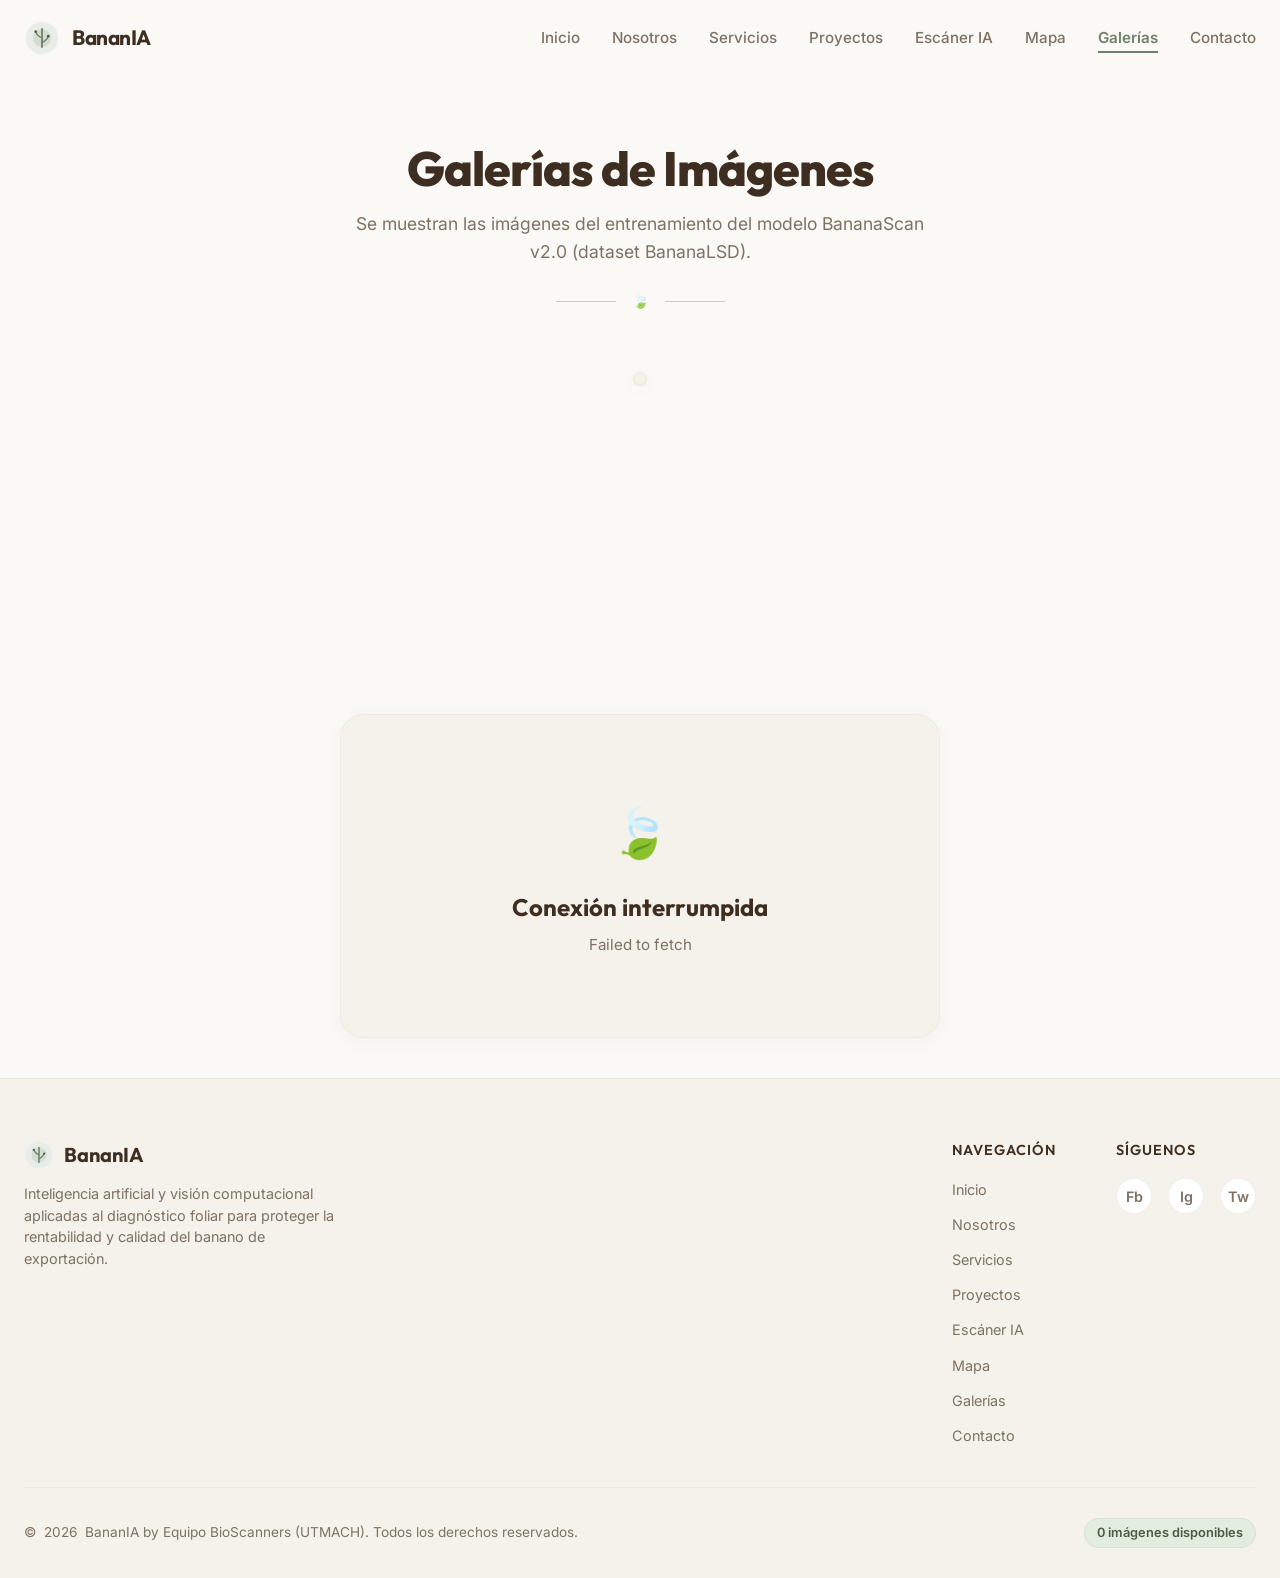
<file: galerias.html>
<!DOCTYPE html>
<html lang="es">

<head>
  <meta charset="UTF-8">
  <meta name="viewport" content="width=device-width, initial-scale=1.0">
  <title>Galerías de Imágenes - Natura Project</title>
  <link rel="stylesheet" href="styles.css">
</head>

<body>
  <!-- ==========================================================================
       BARRA DE NAVEGACIÓN FIJA REUTILIZABLE
       ========================================================================== -->
  <header class="main-navbar" id="navbar">
    <div class="navbar-container">
      <a href="#" class="navbar-brand">
        <!-- Logotipo minimalista inline SVG -->
        <svg xmlns="http://www.w3.org/2000/svg" viewBox="0 0 40 40" width="36" height="36" fill="none">
          <circle cx="20" cy="20" r="18" fill="#E8EDE7" />
          <path
            d="M20 10C25.5228 10 30 14.4772 30 20C30 25.5228 25.5228 30 20 30C14.4772 30 10 25.5228 10 20C10 14.4772 14.4772 10 20 10Z"
            fill="#C5D3C1" opacity="0.6" />
          <path d="M20 30V10" stroke="#6E8268" stroke-width="2" stroke-linecap="round" />
          <path d="M20 25C23 23.5 26 21 27 18" stroke="#6E8268" stroke-width="1.5" stroke-linecap="round" />
          <path d="M20 20C17 18.5 14 16 13 13" stroke="#6E8268" stroke-width="1.5" stroke-linecap="round" />
          <circle cx="27" cy="18" r="1.5" fill="#4E5D4A" />
          <circle cx="13" cy="13" r="1.5" fill="#4E5D4A" />
        </svg>
        <span>BananIA</span>
      </a>

      <button class="navbar-toggle" id="navbarToggle" aria-label="Abrir menú de navegación" aria-expanded="false"
        aria-controls="navbarMenu">
        <span></span>
        <span></span>
        <span></span>
      </button>

      <ul class="navbar-menu" id="navbarMenu">
        <li><a href="index.html" class="navbar-link">Inicio</a></li>
        <li><a href="nosotros.html" class="navbar-link">Nosotros</a></li>
        <li><a href="servicios.html" class="navbar-link">Servicios</a></li>
        <li><a href="proyectos.html" class="navbar-link">Proyectos</a></li>
        <li><a href="escaner.html" class="navbar-link">Escáner IA</a></li>
        <li><a href="mapa.html" class="navbar-link">Mapa</a></li>
        <li><a href="galerias.html" class="navbar-link active">Galerías</a></li>
        <li><a href="contacto.html" class="navbar-link">Contacto</a></li>
      </ul>
    </div>
  </header>
  <!-- ==========================================================================
       CONTENIDO PRINCIPAL
       ========================================================================== -->
  <main class="main-content">

    <!-- Hero y Encabezado de la página -->
    <section class="hero-section">
      <h1>Galerías de Imágenes</h1>
      <p>Se muestran las imágenes del entrenamiento del modelo BananaScan v2.0 (dataset BananaLSD).</p>
      <div class="decorative-separator">
        <span></span>
        <i>🍃</i>
        <span></span>
      </div>
    </section>
    <!-- Sistema de Pestañas dinámico -->
    <div class="tabs-wrapper">
      <nav class="tabs-container" id="tabsContainer" aria-label="Categorías de imágenes"></nav>
    </div>
    <!-- Información de la Carpeta seleccionada -->
    <section class="carpeta-info" id="carpetaInfo" style="display: none;">
      <h2 id="carpetaTitulo">Cargando colección...</h2>
      <p id="carpetaDescripcion"></p>
    </section>
    <!-- Indicador de Carga (Spinner) -->
    <div class="loader-container active" id="loader">
      <div class="spinner"></div>
      <p class="loader-text">Cargando imágenes de Google Drive...</p>
    </div>
    <!-- Cuadrícula de Imágenes de la Galería -->
    <div class="galeria" id="galeria"></div>
    <!-- Mensajes de Estado (Vacío o Error) -->
    <div class="estado-mensaje" id="estadoMensaje">
      <div class="estado-icono" id="estadoIcono">📁</div>
      <div class="estado-texto">
        <h2 id="estadoTitulo">Sin imágenes</h2>
        <p id="estadoTexto">No se encontraron imágenes en esta carpeta.</p>
      </div>
    </div>
  </main>
  <!-- ==========================================================================
       PIE DE PÁGINA (FOOTER) REUTILIZABLE
       ========================================================================== -->
  <footer class="main-footer">
    <div class="footer-container">
      <div class="footer-top">
        <div class="footer-info">
          <a href="#" class="footer-logo">
            <!-- Logotipo minimalista inline SVG -->
            <svg xmlns="http://www.w3.org/2000/svg" viewBox="0 0 40 40" width="30" height="30" fill="none">
              <circle cx="20" cy="20" r="18" fill="#E8EDE7" />
              <path
                d="M20 10C25.5228 10 30 14.4772 30 20C30 25.5228 25.5228 30 20 30C14.4772 30 10 25.5228 10 20C10 14.4772 14.4772 10 20 10Z"
                fill="#C5D3C1" opacity="0.6" />
              <path d="M20 30V10" stroke="#6E8268" stroke-width="2" stroke-linecap="round" />
              <path d="M20 25C23 23.5 26 21 27 18" stroke="#6E8268" stroke-width="1.5" stroke-linecap="round" />
              <path d="M20 20C17 18.5 14 16 13 13" stroke="#6E8268" stroke-width="1.5" stroke-linecap="round" />
              <circle cx="27" cy="18" r="1.5" fill="#4E5D4A" />
              <circle cx="13" cy="13" r="1.5" fill="#4E5D4A" />
            </svg>
            <span>BananIA</span>
          </a>
          <p class="footer-desc">Inteligencia artificial y visión computacional aplicadas al diagnóstico foliar para
            proteger la rentabilidad y calidad del banano de exportación.</p>
        </div>

        <div class="footer-links-group">
          <nav class="footer-column" aria-label="Navegación del footer">
            <span class="footer-heading">Navegación</span>
            <a href="index.html" class="footer-link">Inicio</a>
            <a href="nosotros.html" class="footer-link">Nosotros</a>
            <a href="servicios.html" class="footer-link">Servicios</a>
            <a href="proyectos.html" class="footer-link">Proyectos</a>
            <a href="escaner.html" class="footer-link">Escáner IA</a>
            <a href="mapa.html" class="footer-link">Mapa</a>
            <a href="galerias.html" class="footer-link">Galerías</a>
            <a href="contacto.html" class="footer-link">Contacto</a>
          </nav>

          <div class="footer-column">
            <span class="footer-heading">Síguenos</span>
            <div class="footer-socials">
              <a href="#" class="social-icon" aria-label="Facebook">Fb</a>
              <a href="https://www.instagram.com/__johan26__/" target="_blank" rel="noopener noreferrer"
                class="social-icon" aria-label="Instagram">Ig</a>
              <a href="#" class="social-icon" aria-label="Twitter">Tw</a>
            </div>
          </div>
        </div>
      </div>

      <div class="footer-bottom">
        <div class="footer-copy">
          &copy; <span id="footerYear"></span> BananIA by Equipo BioScanners (UTMACH). Todos los derechos reservados.
        </div>
        <div class="footer-counter">
          <span id="contadorImagenes">0</span> imágenes disponibles
        </div>
      </div>
    </div>
  </footer>
  <!-- ==========================================================================
       LÓGICA JAVASCRIPT
       ========================================================================== -->
  <script src="script.js"></script>
</body>

</html>
</file>
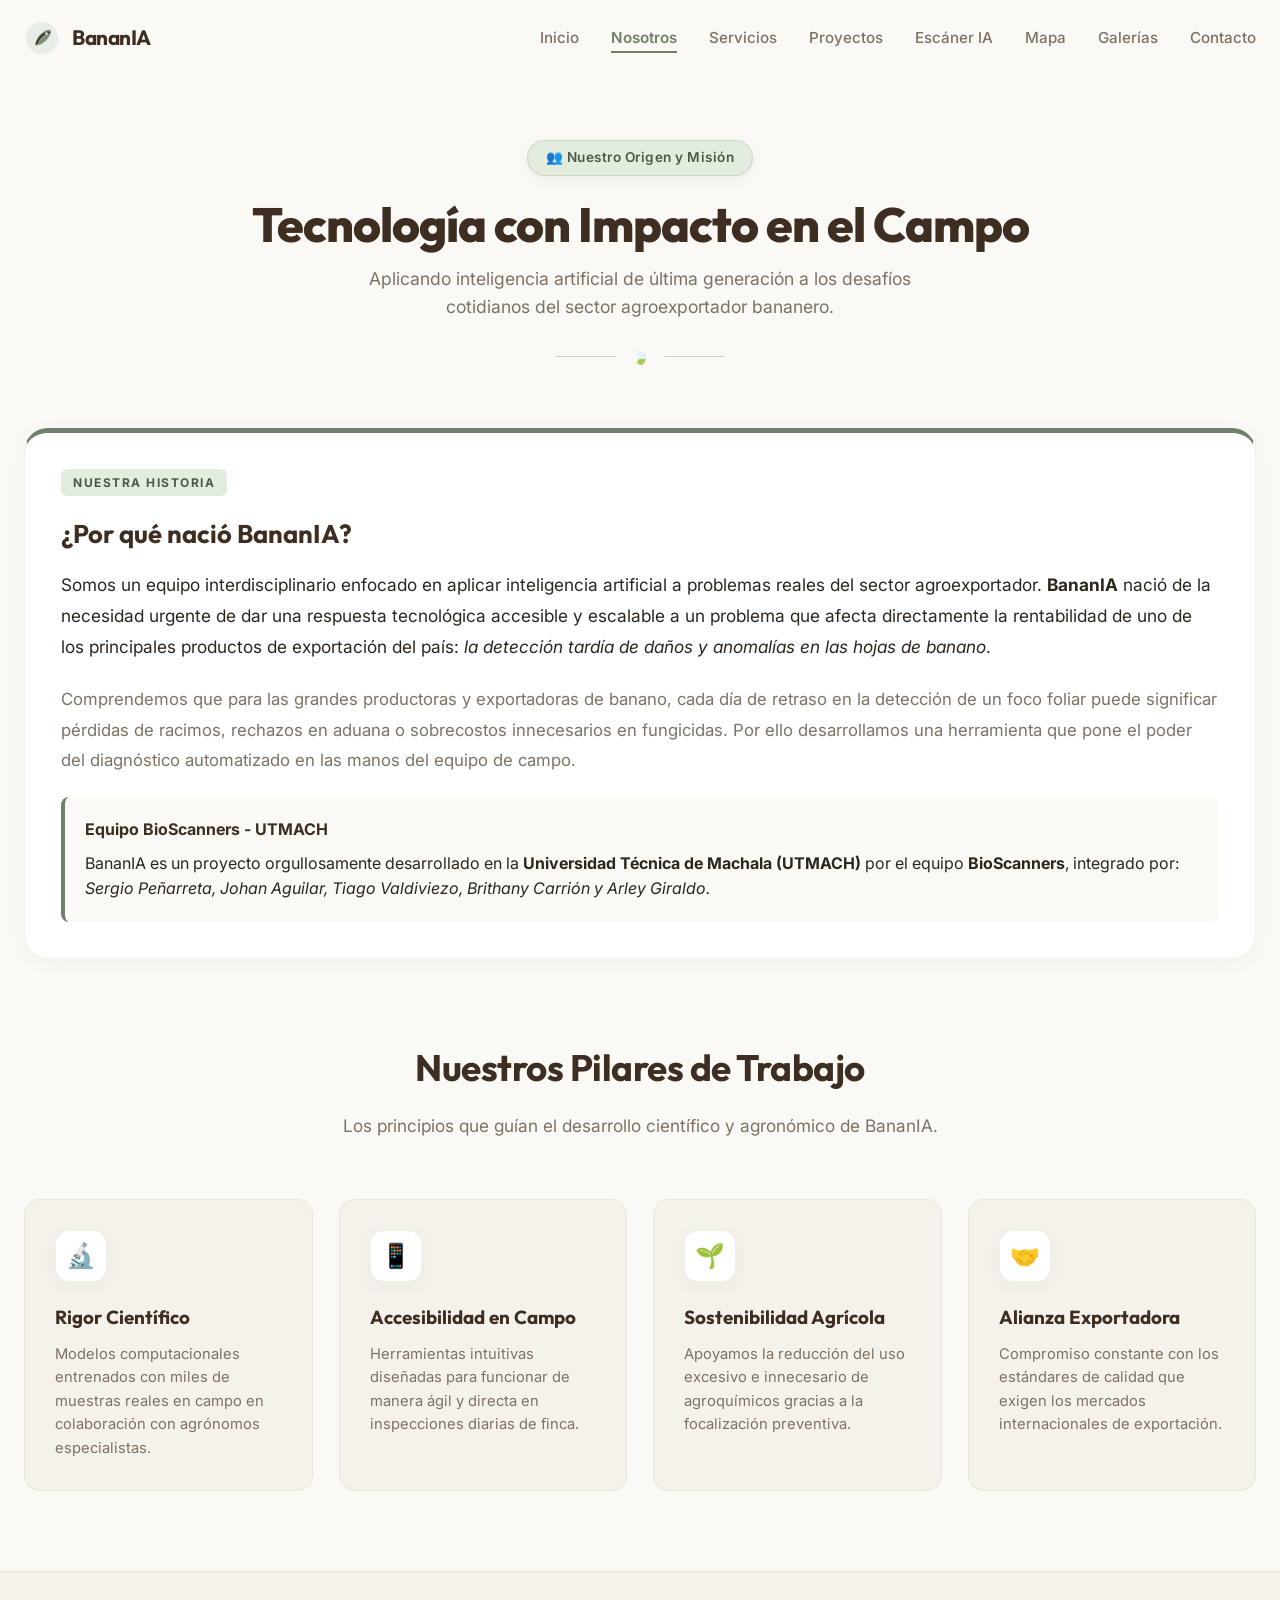
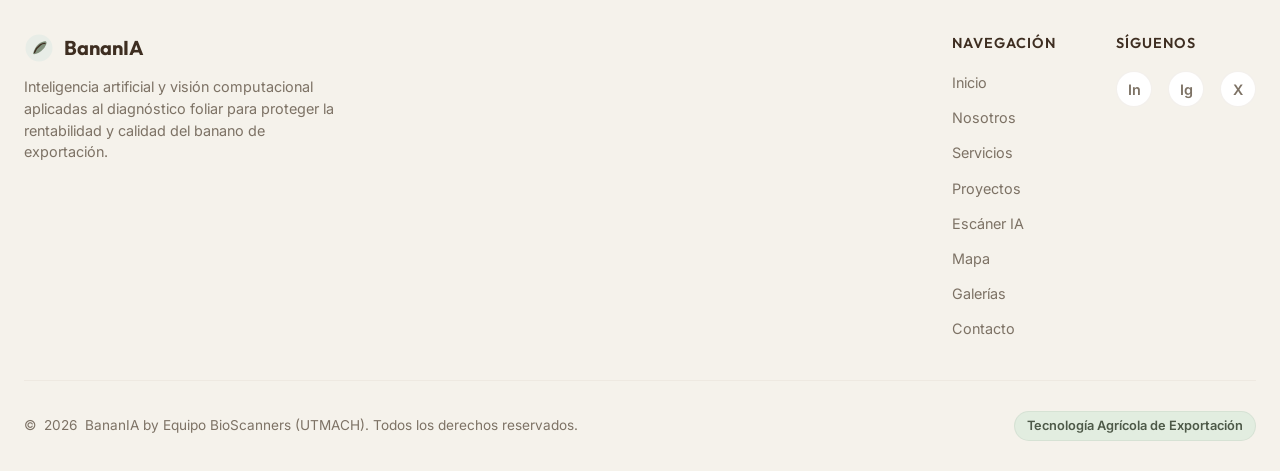
<file: nosotros.html>
<!DOCTYPE html>
<html lang="es">

<head>
  <meta charset="UTF-8">
  <meta name="viewport" content="width=device-width, initial-scale=1.0">
  <title>Sobre Nosotros - BananIA</title>
  <meta name="description"
    content="Conoce la historia y misión del equipo detrás de BananIA, innovación en inteligencia artificial para el sector bananero exportador.">
  <link rel="stylesheet" href="styles.css">
</head>

<body>
  <!-- ==========================================================================
       BARRA DE NAVEGACIÓN FIJA REUTILIZABLE
       ========================================================================== -->
  <header class="main-navbar" id="navbar">
    <div class="navbar-container">
      <a href="index.html" class="navbar-brand">
        <svg xmlns="http://www.w3.org/2000/svg" viewBox="0 0 40 40" width="36" height="36" fill="none">
          <circle cx="20" cy="20" r="18" fill="#E8EDE7" />
          <path d="M12 28C15 14 26 10 29 11C31 12 30 16 26 21C22 26 15 29 12 28Z" fill="#70806A" opacity="0.85" />
          <path d="M14 26C18 16 26 13 28 14" stroke="#3E2E21" stroke-width="1.8" stroke-linecap="round" />
          <circle cx="25" cy="15" r="1.5" fill="#E2EDE0" />
        </svg>
        <span>BananIA</span>
      </a>

      <button class="navbar-toggle" id="navbarToggle" aria-label="Abrir menú de navegación" aria-expanded="false"
        aria-controls="navbarMenu">
        <span></span>
        <span></span>
        <span></span>
      </button>

      <ul class="navbar-menu" id="navbarMenu">
        <li><a href="index.html" class="navbar-link">Inicio</a></li>
        <li><a href="nosotros.html" class="navbar-link active">Nosotros</a></li>
        <li><a href="servicios.html" class="navbar-link">Servicios</a></li>
        <li><a href="proyectos.html" class="navbar-link">Proyectos</a></li>
        <li><a href="escaner.html" class="navbar-link">Escáner IA</a></li>
        <li><a href="mapa.html" class="navbar-link">Mapa</a></li>
        <li><a href="galerias.html" class="navbar-link">Galerías</a></li>
        <li><a href="contacto.html" class="navbar-link">Contacto</a></li>
      </ul>
    </div>
  </header>

  <!-- ==========================================================================
       CONTENIDO PRINCIPAL - SOBRE NOSOTROS
       ========================================================================== -->
  <main class="main-content">
    <section class="hero-section">
      <div class="hero-badge">👥 Nuestro Origen y Misión</div>
      <h1>Tecnología con Impacto en el Campo</h1>
      <p>Aplicando inteligencia artificial de última generación a los desafíos cotidianos del sector agroexportador
        bananero.</p>
      <div class="decorative-separator">
        <span></span>
        <i>🍃</i>
        <span></span>
      </div>
    </section>

    <!-- Nuestra Historia -->
    <section class="comparison-grid" style="grid-template-columns: 1fr;">
      <article class="comparison-card" style="border-top: 5px solid var(--color-olive-green);">
        <span class="card-tag" style="background: var(--color-pastel-green); color: var(--color-olive-dark);">Nuestra
          Historia</span>
        <h3>¿Por qué nació BananIA?</h3>
        <p style="font-size: 1.08rem; line-height: 1.8; color: var(--color-text-dark);">
          Somos un equipo interdisciplinario enfocado en aplicar inteligencia artificial a problemas reales del sector
          agroexportador.
          <strong>BananIA</strong> nació de la necesidad urgente de dar una respuesta tecnológica accesible y escalable
          a un problema que afecta directamente la rentabilidad de uno de los principales productos de exportación del
          país: <em>la detección tardía de daños y anomalías en las hojas de banano</em>.
        </p>
        <p style="font-size: 1.05rem; line-height: 1.8; color: var(--color-text-muted);">
          Comprendemos que para las grandes productoras y exportadoras de banano, cada día de retraso en la detección de
          un foco foliar puede significar pérdidas de racimos, rechazos en aduana o sobrecostos innecesarios en
          fungicidas. Por ello desarrollamos una herramienta que pone el poder del diagnóstico automatizado en las manos
          del equipo de campo.
        </p>
        <div style="margin-top: 20px; padding: 20px; background: var(--color-bg-hueso); border-radius: var(--border-radius-sm); border-left: 4px solid var(--color-olive-green);">
          <h4 style="color: var(--color-dark-brown); margin-bottom: 8px;">Equipo BioScanners - UTMACH</h4>
          <p style="font-size: 1rem; color: var(--color-text-dark); margin-bottom: 0;">
            BananIA es un proyecto orgullosamente desarrollado en la <strong>Universidad Técnica de Machala (UTMACH)</strong> por el equipo <strong>BioScanners</strong>, integrado por: <br>
            <em>Sergio Peñarreta, Johan Aguilar, Tiago Valdiviezo, Brithany Carrión y Arley Giraldo.</em>
          </p>
        </div>
      </article>
    </section>

    <!-- Pilares y Valores -->
    <section class="section-header">
      <h2>Nuestros Pilares de Trabajo</h2>
      <p>Los principios que guían el desarrollo científico y agronómico de BananIA.</p>
    </section>

    <div class="value-grid">
      <article class="value-card">
        <div class="value-icon">🔬</div>
        <h3>Rigor Científico</h3>
        <p>Modelos computacionales entrenados con miles de muestras reales en campo en colaboración con agrónomos
          especialistas.</p>
      </article>

      <article class="value-card">
        <div class="value-icon">📱</div>
        <h3>Accesibilidad en Campo</h3>
        <p>Herramientas intuitivas diseñadas para funcionar de manera ágil y directa en inspecciones diarias de finca.
        </p>
      </article>

      <article class="value-card">
        <div class="value-icon">🌱</div>
        <h3>Sostenibilidad Agrícola</h3>
        <p>Apoyamos la reducción del uso excesivo e innecesario de agroquímicos gracias a la focalización preventiva.
        </p>
      </article>

      <article class="value-card">
        <div class="value-icon">🤝</div>
        <h3>Alianza Exportadora</h3>
        <p>Compromiso constante con los estándares de calidad que exigen los mercados internacionales de exportación.
        </p>
      </article>
    </div>
  </main>

  <!-- ==========================================================================
       PIE DE PÁGINA (FOOTER) REUTILIZABLE
       ========================================================================== -->
  <footer class="main-footer">
    <div class="footer-container">
      <div class="footer-top">
        <div class="footer-info">
          <a href="index.html" class="footer-logo">
            <svg xmlns="http://www.w3.org/2000/svg" viewBox="0 0 40 40" width="30" height="30" fill="none">
              <circle cx="20" cy="20" r="18" fill="#E8EDE7" />
              <path d="M12 28C15 14 26 10 29 11C31 12 30 16 26 21C22 26 15 29 12 28Z" fill="#70806A" opacity="0.85" />
              <path d="M14 26C18 16 26 13 28 14" stroke="#3E2E21" stroke-width="1.8" stroke-linecap="round" />
            </svg>
            <span>BananIA</span>
          </a>
          <p class="footer-desc">Inteligencia artificial y visión computacional aplicadas al diagnóstico foliar para
            proteger la rentabilidad y calidad del banano de exportación.</p>
        </div>

        <div class="footer-links-group">
          <nav class="footer-column" aria-label="Navegación del footer">
            <span class="footer-heading">Navegación</span>
            <a href="index.html" class="footer-link">Inicio</a>
            <a href="nosotros.html" class="footer-link">Nosotros</a>
            <a href="servicios.html" class="footer-link">Servicios</a>
            <a href="proyectos.html" class="footer-link">Proyectos</a>
            <a href="escaner.html" class="footer-link">Escáner IA</a>
            <a href="mapa.html" class="footer-link">Mapa</a>
            <a href="galerias.html" class="footer-link">Galerías</a>
            <a href="contacto.html" class="footer-link">Contacto</a>
          </nav>

          <div class="footer-column">
            <span class="footer-heading">Síguenos</span>
            <div class="footer-socials">
              <a href="#" class="social-icon" aria-label="LinkedIn">In</a>
              <a href="https://www.instagram.com/__johan26__/" target="_blank" rel="noopener noreferrer" class="social-icon" aria-label="Instagram">Ig</a>
              <a href="#" class="social-icon" aria-label="Twitter">X</a>
            </div>
          </div>
        </div>
      </div>

      <div class="footer-bottom">
        <div class="footer-copy">
          &copy; <span id="footerYear"></span> BananIA by Equipo BioScanners (UTMACH). Todos los derechos reservados.
        </div>
        <div class="footer-counter">
          <span>Tecnología Agrícola de Exportación</span>
        </div>
      </div>
    </div>
  </footer>

  <script src="script.js"></script>
</body>

</html>
</file>
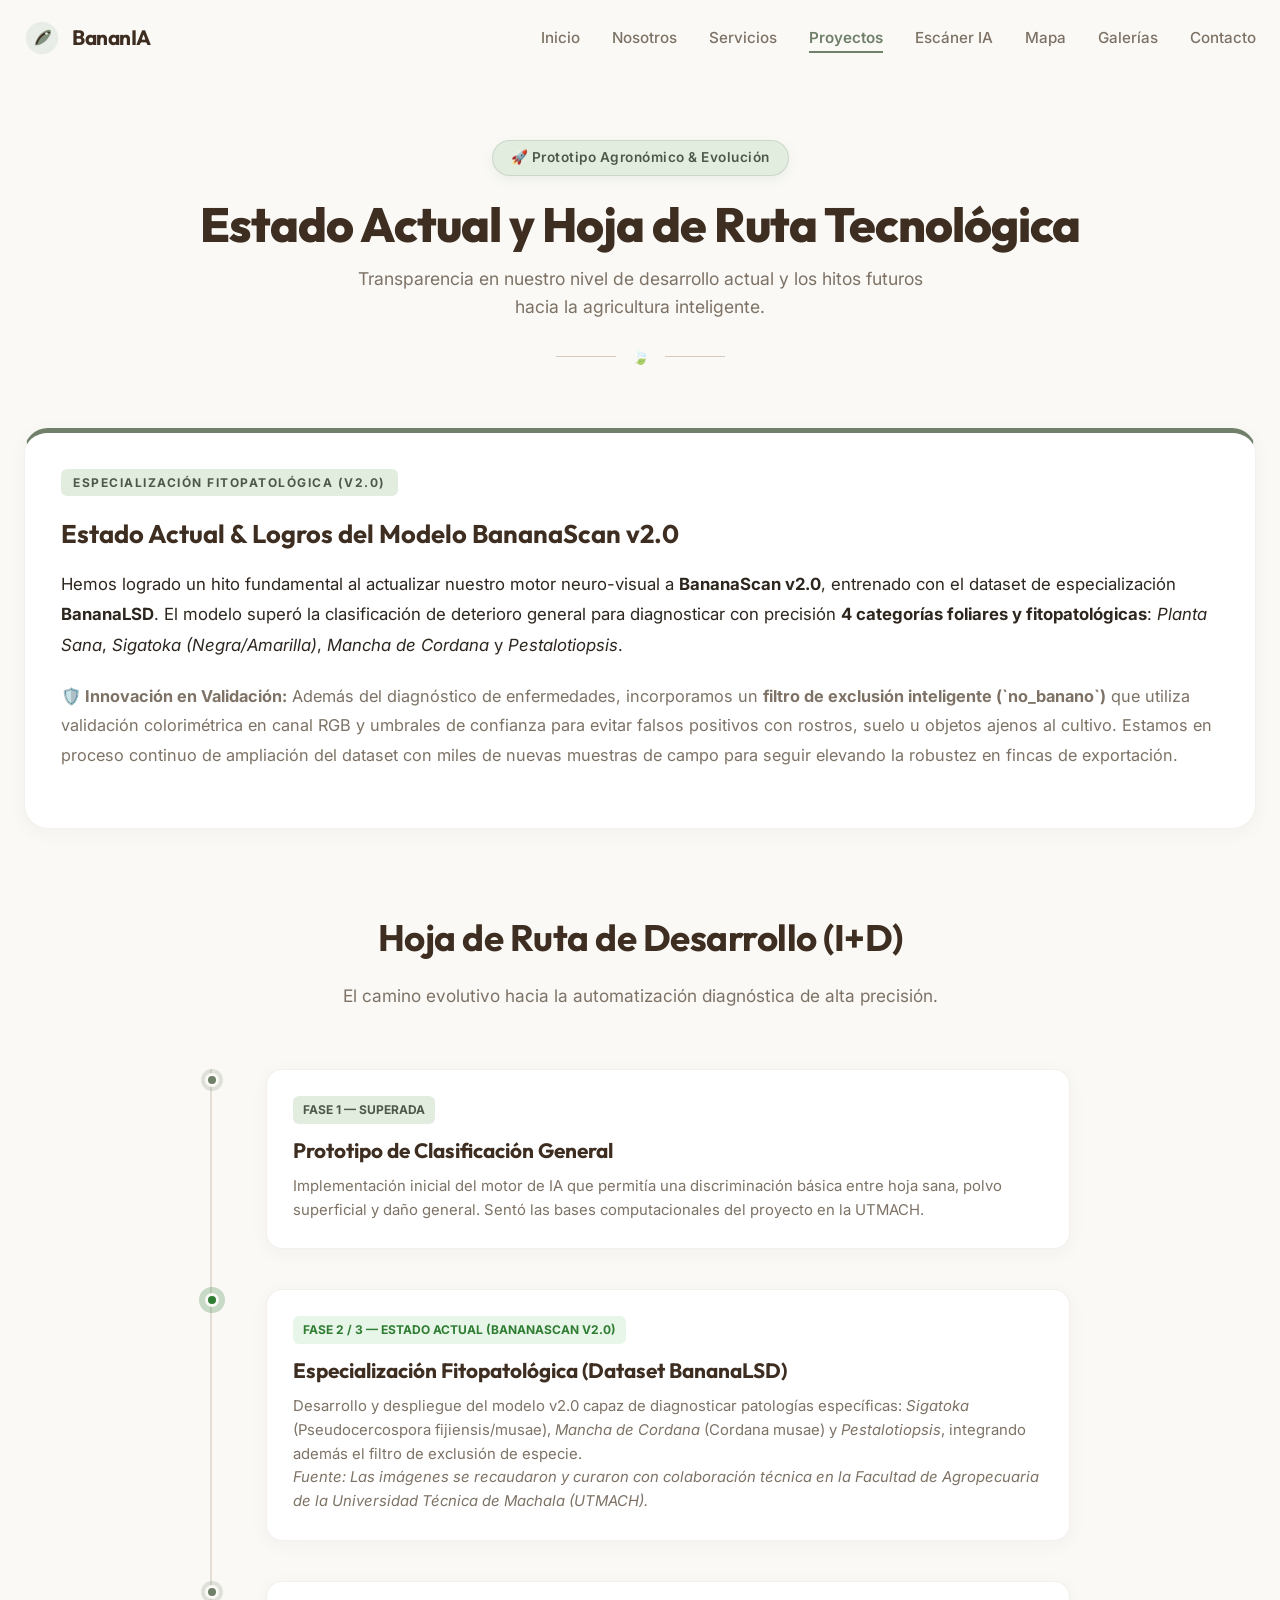
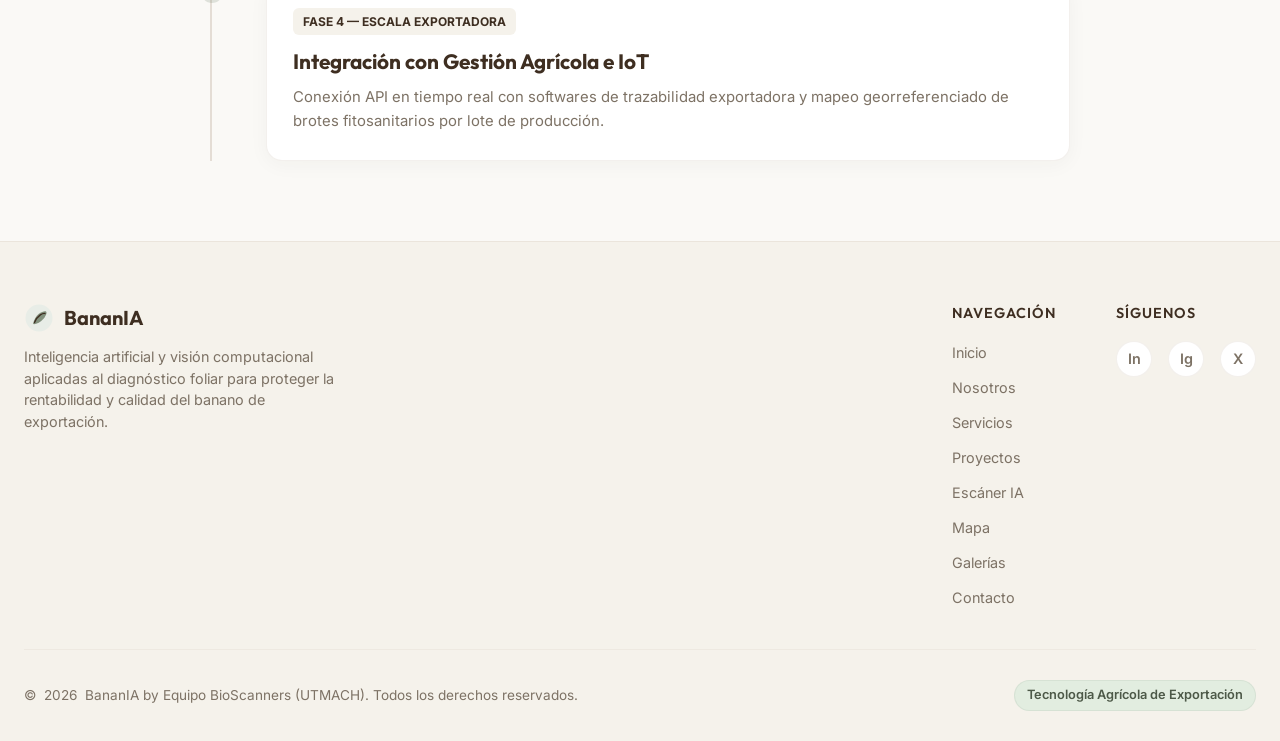
<file: proyectos.html>
<!DOCTYPE html>
<html lang="es">

<head>
  <meta charset="UTF-8">
  <meta name="viewport" content="width=device-width, initial-scale=1.0">
  <title>Proyectos y Hoja de Ruta - BananIA</title>
  <meta name="description"
    content="Estado actual de BananIA, prototipo de visión artificial foliar y hoja de ruta hacia el diagnóstico de enfermedades específicas como Sigatoka o Moko.">
  <link rel="stylesheet" href="styles.css">
</head>

<body>
  <!-- ==========================================================================
       BARRA DE NAVEGACIÓN FIJA REUTILIZABLE
       ========================================================================== -->
  <header class="main-navbar" id="navbar">
    <div class="navbar-container">
      <a href="index.html" class="navbar-brand">
        <svg xmlns="http://www.w3.org/2000/svg" viewBox="0 0 40 40" width="36" height="36" fill="none">
          <circle cx="20" cy="20" r="18" fill="#E8EDE7" />
          <path d="M12 28C15 14 26 10 29 11C31 12 30 16 26 21C22 26 15 29 12 28Z" fill="#70806A" opacity="0.85" />
          <path d="M14 26C18 16 26 13 28 14" stroke="#3E2E21" stroke-width="1.8" stroke-linecap="round" />
          <circle cx="25" cy="15" r="1.5" fill="#E2EDE0" />
        </svg>
        <span>BananIA</span>
      </a>

      <button class="navbar-toggle" id="navbarToggle" aria-label="Abrir menú de navegación" aria-expanded="false"
        aria-controls="navbarMenu">
        <span></span>
        <span></span>
        <span></span>
      </button>

      <ul class="navbar-menu" id="navbarMenu">
        <li><a href="index.html" class="navbar-link">Inicio</a></li>
        <li><a href="nosotros.html" class="navbar-link">Nosotros</a></li>
        <li><a href="servicios.html" class="navbar-link">Servicios</a></li>
        <li><a href="proyectos.html" class="navbar-link active">Proyectos</a></li>
        <li><a href="escaner.html" class="navbar-link">Escáner IA</a></li>
        <li><a href="mapa.html" class="navbar-link">Mapa</a></li>
        <li><a href="galerias.html" class="navbar-link">Galerías</a></li>
        <li><a href="contacto.html" class="navbar-link">Contacto</a></li>
      </ul>
    </div>
  </header>

  <!-- ==========================================================================
       CONTENIDO PRINCIPAL - PROYECTOS Y ESTADO ACTUAL
       ========================================================================== -->
  <main class="main-content">
    <section class="hero-section">
      <div class="hero-badge">🚀 Prototipo Agronómico & Evolución</div>
      <h1>Estado Actual y Hoja de Ruta Tecnológica</h1>
      <p>Transparencia en nuestro nivel de desarrollo actual y los hitos futuros hacia la agricultura inteligente.</p>
      <div class="decorative-separator">
        <span></span>
        <i>🍃</i>
        <span></span>
      </div>
    </section>

    <!-- Estado Actual / Logros del Modelo v2.0 -->
    <section class="comparison-grid" style="grid-template-columns: 1fr;">
      <article class="comparison-card" style="border-top: 5px solid var(--color-olive-green);">
        <span class="card-tag" style="background: var(--color-pastel-green); color: var(--color-olive-dark);">Especialización Fitopatológica (v2.0)</span>
        <h3>Estado Actual & Logros del Modelo BananaScan v2.0</h3>
        <p style="font-size: 1.05rem; line-height: 1.8; color: var(--color-text-dark);">
          Hemos logrado un hito fundamental al actualizar nuestro motor neuro-visual a <strong>BananaScan v2.0</strong>, entrenado con el dataset de especialización <strong>BananaLSD</strong>.
          El modelo superó la clasificación de deterioro general para diagnosticar con precisión <strong>4 categorías foliares y fitopatológicas</strong>: <em>Planta Sana</em>,
          <em>Sigatoka (Negra/Amarilla)</em>, <em>Mancha de Cordana</em> y <em>Pestalotiopsis</em>.
        </p>
        <p style="font-size: 1.02rem; line-height: 1.8; color: var(--color-text-muted);">
          <strong>🛡️ Innovación en Validación:</strong> Además del diagnóstico de enfermedades, incorporamos un <strong>filtro de exclusión inteligente (`no_banano`)</strong> que utiliza validación colorimétrica en canal RGB y umbrales de confianza para evitar falsos positivos con rostros, suelo u objetos ajenos al cultivo. Estamos en proceso continuo de ampliación del dataset con miles de nuevas muestras de campo para seguir elevando la robustez en fincas de exportación.
        </p>
      </article>
    </section>

    <!-- Hoja de Ruta / Timeline -->
    <section class="section-header">
      <h2>Hoja de Ruta de Desarrollo (I+D)</h2>
      <p>El camino evolutivo hacia la automatización diagnóstica de alta precisión.</p>
    </section>

    <div class="timeline">
      <!-- Hito 1: Superado -->
      <article class="timeline-item">
        <div class="timeline-dot" style="background-color: var(--color-olive-green);"></div>
        <div class="timeline-content">
          <span class="timeline-badge" style="background-color: var(--color-pastel-green); color: var(--color-olive-dark);">FASE 1 — SUPERADA</span>
          <h3>Prototipo de Clasificación General</h3>
          <p>Implementación inicial del motor de IA que permitía una discriminación básica entre hoja sana, polvo superficial y daño general. Sentó las bases computacionales del proyecto en la UTMACH.</p>
        </div>
      </article>

      <!-- Hito 2: Actual -->
      <article class="timeline-item current">
        <div class="timeline-dot"></div>
        <div class="timeline-content">
          <span class="timeline-badge">FASE 2 / 3 — ESTADO ACTUAL (BananaScan v2.0)</span>
          <h3>Especialización Fitopatológica (Dataset BananaLSD)</h3>
          <p>Desarrollo y despliegue del modelo v2.0 capaz de diagnosticar patologías específicas: <em>Sigatoka</em> (Pseudocercospora fijiensis/musae), <em>Mancha de Cordana</em> (Cordana musae) y <em>Pestalotiopsis</em>, integrando además el filtro de exclusión de especie.</p>
          <p><em>Fuente: Las imágenes se recaudaron y curaron con colaboración técnica en la Facultad de Agropecuaria de la Universidad Técnica de Machala (UTMACH).</em></p>
        </div>
      </article>

      <!-- Hito 4 -->
      <article class="timeline-item">
        <div class="timeline-dot"></div>
        <div class="timeline-content">
          <span class="timeline-badge">FASE 4 — ESCALA EXPORTADORA</span>
          <h3>Integración con Gestión Agrícola e IoT</h3>
          <p>Conexión API en tiempo real con softwares de trazabilidad exportadora y mapeo georreferenciado de brotes
            fitosanitarios por lote de producción.</p>
        </div>
      </article>
    </div>
  </main>

  <!-- ==========================================================================
       PIE DE PÁGINA (FOOTER) REUTILIZABLE
       ========================================================================== -->
  <footer class="main-footer">
    <div class="footer-container">
      <div class="footer-top">
        <div class="footer-info">
          <a href="index.html" class="footer-logo">
            <svg xmlns="http://www.w3.org/2000/svg" viewBox="0 0 40 40" width="30" height="30" fill="none">
              <circle cx="20" cy="20" r="18" fill="#E8EDE7" />
              <path d="M12 28C15 14 26 10 29 11C31 12 30 16 26 21C22 26 15 29 12 28Z" fill="#70806A" opacity="0.85" />
              <path d="M14 26C18 16 26 13 28 14" stroke="#3E2E21" stroke-width="1.8" stroke-linecap="round" />
            </svg>
            <span>BananIA</span>
          </a>
          <p class="footer-desc">Inteligencia artificial y visión computacional aplicadas al diagnóstico foliar para
            proteger la rentabilidad y calidad del banano de exportación.</p>
        </div>

        <div class="footer-links-group">
          <nav class="footer-column" aria-label="Navegación del footer">
            <span class="footer-heading">Navegación</span>
            <a href="index.html" class="footer-link">Inicio</a>
            <a href="nosotros.html" class="footer-link">Nosotros</a>
            <a href="servicios.html" class="footer-link">Servicios</a>
            <a href="proyectos.html" class="footer-link">Proyectos</a>
            <a href="escaner.html" class="footer-link">Escáner IA</a>
            <a href="mapa.html" class="footer-link">Mapa</a>
            <a href="galerias.html" class="footer-link">Galerías</a>
            <a href="contacto.html" class="footer-link">Contacto</a>
          </nav>

          <div class="footer-column">
            <span class="footer-heading">Síguenos</span>
            <div class="footer-socials">
              <a href="#" class="social-icon" aria-label="LinkedIn">In</a>
              <a href="https://www.instagram.com/__johan26__/" target="_blank" rel="noopener noreferrer" class="social-icon" aria-label="Instagram">Ig</a>
              <a href="#" class="social-icon" aria-label="Twitter">X</a>
            </div>
          </div>
        </div>
      </div>

      <div class="footer-bottom">
        <div class="footer-copy">
          &copy; <span id="footerYear"></span> BananIA by Equipo BioScanners (UTMACH). Todos los derechos reservados.
        </div>
        <div class="footer-counter">
          <span>Tecnología Agrícola de Exportación</span>
        </div>
      </div>
    </div>
  </footer>

  <script src="script.js"></script>
</body>

</html>
</file>
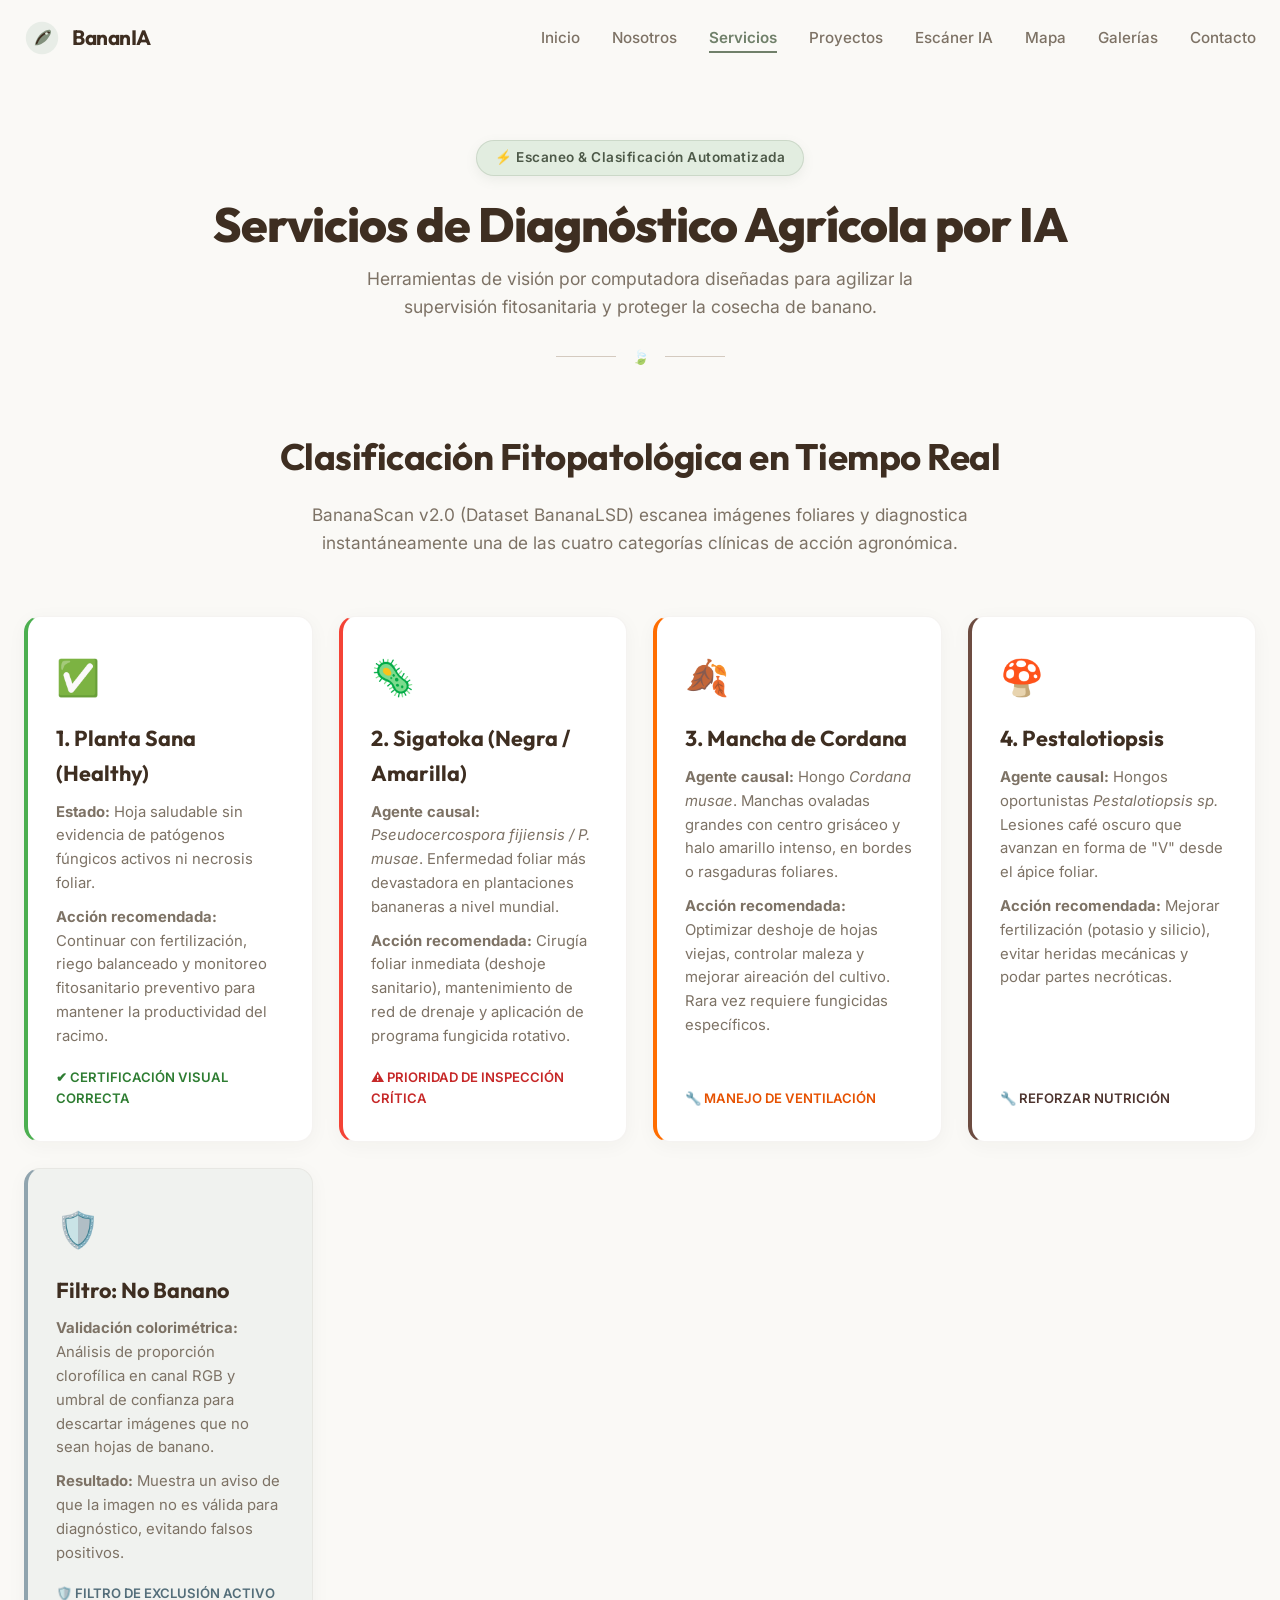
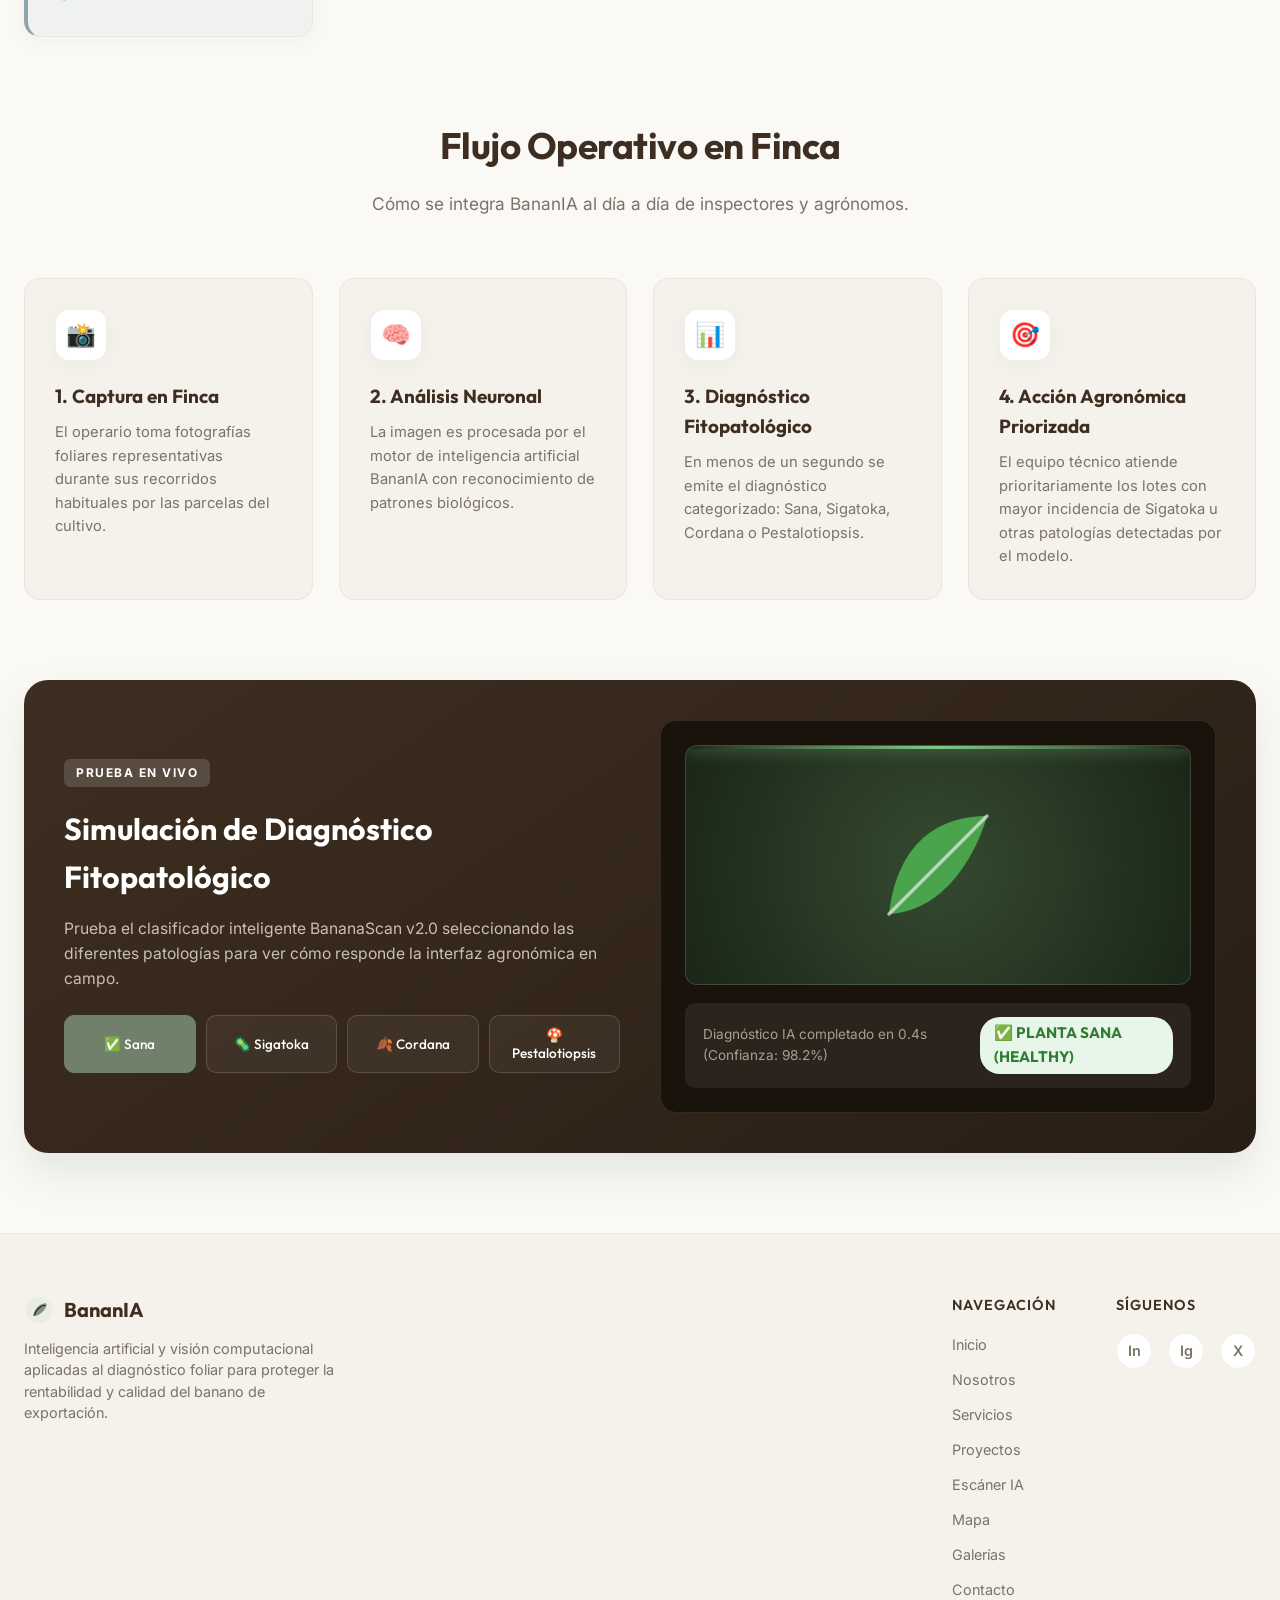
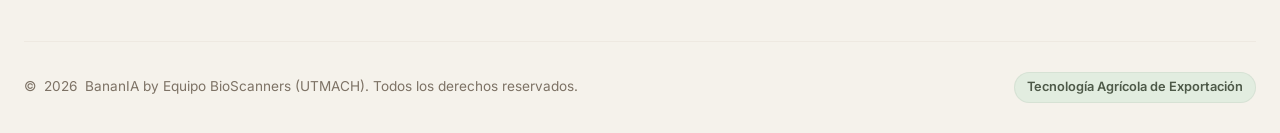
<file: servicios.html>
<!DOCTYPE html>
<html lang="es">

<head>
  <meta charset="UTF-8">
  <meta name="viewport" content="width=device-width, initial-scale=1.0">
  <title>Servicios y Solución - BananIA</title>
  <meta name="description"
    content="BananaScan v2.0: Diagnóstico fitopatológico de hojas de banano con IA. Detecta Sigatoka, Cordana, Pestalotiopsis y hojas sanas. Dataset BananaLSD.">
  <link rel="stylesheet" href="styles.css">
</head>

<body>
  <!-- ==========================================================================
       BARRA DE NAVEGACIÓN FIJA REUTILIZABLE
       ========================================================================== -->
  <header class="main-navbar" id="navbar">
    <div class="navbar-container">
      <a href="index.html" class="navbar-brand">
        <svg xmlns="http://www.w3.org/2000/svg" viewBox="0 0 40 40" width="36" height="36" fill="none">
          <circle cx="20" cy="20" r="18" fill="#E8EDE7" />
          <path d="M12 28C15 14 26 10 29 11C31 12 30 16 26 21C22 26 15 29 12 28Z" fill="#70806A" opacity="0.85" />
          <path d="M14 26C18 16 26 13 28 14" stroke="#3E2E21" stroke-width="1.8" stroke-linecap="round" />
          <circle cx="25" cy="15" r="1.5" fill="#E2EDE0" />
        </svg>
        <span>BananIA</span>
      </a>

      <button class="navbar-toggle" id="navbarToggle" aria-label="Abrir menú de navegación" aria-expanded="false"
        aria-controls="navbarMenu">
        <span></span>
        <span></span>
        <span></span>
      </button>

      <ul class="navbar-menu" id="navbarMenu">
        <li><a href="index.html" class="navbar-link">Inicio</a></li>
        <li><a href="nosotros.html" class="navbar-link">Nosotros</a></li>
        <li><a href="servicios.html" class="navbar-link active">Servicios</a></li>
        <li><a href="proyectos.html" class="navbar-link">Proyectos</a></li>
        <li><a href="escaner.html" class="navbar-link">Escáner IA</a></li>
        <li><a href="mapa.html" class="navbar-link">Mapa</a></li>
        <li><a href="galerias.html" class="navbar-link">Galerías</a></li>
        <li><a href="contacto.html" class="navbar-link">Contacto</a></li>
      </ul>
    </div>
  </header>

  <!-- ==========================================================================
       CONTENIDO PRINCIPAL - SERVICIOS Y SOLUCIÓN
       ========================================================================== -->
  <main class="main-content">
    <section class="hero-section">
      <div class="hero-badge">⚡ Escaneo & Clasificación Automatizada</div>
      <h1>Servicios de Diagnóstico Agrícola por IA</h1>
      <p>Herramientas de visión por computadora diseñadas para agilizar la supervisión fitosanitaria y proteger la
        cosecha de banano.</p>
      <div class="decorative-separator">
        <span></span>
        <i>🍃</i>
        <span></span>
      </div>
    </section>

    <!-- Las 4 Categorías Clínicas + Filtro -->
    <section class="section-header">
      <h2>Clasificación Fitopatológica en Tiempo Real</h2>
      <p>BananaScan v2.0 (Dataset BananaLSD) escanea imágenes foliares y diagnostica instantáneamente una de las cuatro categorías clínicas de acción agronómica.</p>
    </section>

    <div class="categories-grid">
      <article class="category-card sana">
        <div class="cat-icon">✅</div>
        <h3>1. Planta Sana (Healthy)</h3>
        <p><strong>Estado:</strong> Hoja saludable sin evidencia de patógenos fúngicos activos ni necrosis foliar.</p>
        <p style="margin-top: 10px;"><strong>Acción recomendada:</strong> Continuar con fertilización, riego balanceado y monitoreo fitosanitario preventivo para mantener la productividad del racimo.</p>
        <span class="cat-badge">✔ CERTIFICACIÓN VISUAL CORRECTA</span>
      </article>

      <article class="category-card sigatoka">
        <div class="cat-icon">🦠</div>
        <h3>2. Sigatoka (Negra / Amarilla)</h3>
        <p><strong>Agente causal:</strong> <em>Pseudocercospora fijiensis / P. musae</em>. Enfermedad foliar más devastadora en plantaciones bananeras a nivel mundial.</p>
        <p style="margin-top: 10px;"><strong>Acción recomendada:</strong> Cirugía foliar inmediata (deshoje sanitario), mantenimiento de red de drenaje y aplicación de programa fungicida rotativo.</p>
        <span class="cat-badge">⚠ PRIORIDAD DE INSPECCIÓN CRÍTICA</span>
      </article>

      <article class="category-card cordana">
        <div class="cat-icon">🍂</div>
        <h3>3. Mancha de Cordana</h3>
        <p><strong>Agente causal:</strong> Hongo <em>Cordana musae</em>. Manchas ovaladas grandes con centro grisáceo y halo amarillo intenso, en bordes o rasgaduras foliares.</p>
        <p style="margin-top: 10px;"><strong>Acción recomendada:</strong> Optimizar deshoje de hojas viejas, controlar maleza y mejorar aireación del cultivo. Rara vez requiere fungicidas específicos.</p>
        <span class="cat-badge">🔧 MANEJO DE VENTILACIÓN</span>
      </article>

      <article class="category-card pestalotiopsis">
        <div class="cat-icon">🍄</div>
        <h3>4. Pestalotiopsis</h3>
        <p><strong>Agente causal:</strong> Hongos oportunistas <em>Pestalotiopsis sp.</em> Lesiones café oscuro que avanzan en forma de "V" desde el ápice foliar.</p>
        <p style="margin-top: 10px;"><strong>Acción recomendada:</strong> Mejorar fertilización (potasio y silicio), evitar heridas mecánicas y podar partes necróticas.</p>
        <span class="cat-badge">🔧 REFORZAR NUTRICIÓN</span>
      </article>

      <article class="category-card filtro">
        <div class="cat-icon">🛡️</div>
        <h3>Filtro: No Banano</h3>
        <p><strong>Validación colorimétrica:</strong> Análisis de proporción clorofílica en canal RGB y umbral de confianza para descartar imágenes que no sean hojas de banano.</p>
        <p style="margin-top: 10px;"><strong>Resultado:</strong> Muestra un aviso de que la imagen no es válida para diagnóstico, evitando falsos positivos.</p>
        <span class="cat-badge">🛡️ FILTRO DE EXCLUSIÓN ACTIVO</span>
      </article>
    </div>

    <!-- Flujo de Trabajo (4 Pasos) -->
    <section class="section-header">
      <h2>Flujo Operativo en Finca</h2>
      <p>Cómo se integra BananIA al día a día de inspectores y agrónomos.</p>
    </section>

    <div class="value-grid">
      <article class="value-card">
        <div class="value-icon">📸</div>
        <h3>1. Captura en Finca</h3>
        <p>El operario toma fotografías foliares representativas durante sus recorridos habituales por las parcelas del
          cultivo.</p>
      </article>

      <article class="value-card">
        <div class="value-icon">🧠</div>
        <h3>2. Análisis Neuronal</h3>
        <p>La imagen es procesada por el motor de inteligencia artificial BananIA con reconocimiento de patrones
          biológicos.</p>
      </article>

      <article class="value-card">
        <div class="value-icon">📊</div>
        <h3>3. Diagnóstico Fitopatológico</h3>
        <p>En menos de un segundo se emite el diagnóstico categorizado: Sana, Sigatoka, Cordana o Pestalotiopsis.</p>
      </article>

      <article class="value-card">
        <div class="value-icon">🎯</div>
        <h3>4. Acción Agronómica Priorizada</h3>
        <p>El equipo técnico atiende prioritariamente los lotes con mayor incidencia de Sigatoka u otras patologías detectadas por el modelo.</p>
      </article>
    </div>

    <!-- Simulador Interactivo BananaScan v2.0 -->
    <section class="interactive-scanner">
      <div class="scanner-grid">
        <div class="scanner-info">
          <span class="card-tag" style="background: rgba(255,255,255,0.15); color: #fff;">Prueba en Vivo</span>
          <h3>Simulación de Diagnóstico Fitopatológico</h3>
          <p>Prueba el clasificador inteligente BananaScan v2.0 seleccionando las diferentes patologías para ver cómo responde la interfaz agronómica en campo.</p>
          <div class="scanner-controls">
            <button class="scan-btn active" data-mode="sana">✅ Sana</button>
            <button class="scan-btn" data-mode="sigatoka">🦠 Sigatoka</button>
            <button class="scan-btn" data-mode="cordana">🍂 Cordana</button>
            <button class="scan-btn" data-mode="pestalotiopsis">🍄 Pestalotiopsis</button>
          </div>
        </div>

        <div class="scanner-demo-box">
          <div class="leaf-preview" id="leafPreview">
            <svg class="leaf-svg" viewBox="0 0 100 100" fill="none" xmlns="http://www.w3.org/2000/svg">
              <path id="leafSvgPath" d="M15 85C20 40 45 15 85 15C85 15 75 55 45 75C30 85 15 85 15 85Z" fill="#4caf50"
                opacity="0.9" />
              <path d="M15 85L85 15" stroke="#ffffff" stroke-width="2.5" stroke-linecap="round" opacity="0.6" />
            </svg>
            <div class="scan-laser"></div>
          </div>
          <div class="scan-result-panel">
            <span class="scan-result-title" id="scanResultTitle">Diagnóstico IA completado en 0.4s (Confianza: 98.2%)</span>
            <span class="scan-result-badge" id="scanResultBadge" style="background-color: #e8f5e9; color: #2e7d32;">✅ PLANTA SANA (HEALTHY)</span>
          </div>
        </div>
      </div>
    </section>
  </main>

  <!-- ==========================================================================
       PIE DE PÁGINA (FOOTER) REUTILIZABLE
       ========================================================================== -->
  <footer class="main-footer">
    <div class="footer-container">
      <div class="footer-top">
        <div class="footer-info">
          <a href="index.html" class="footer-logo">
            <svg xmlns="http://www.w3.org/2000/svg" viewBox="0 0 40 40" width="30" height="30" fill="none">
              <circle cx="20" cy="20" r="18" fill="#E8EDE7" />
              <path d="M12 28C15 14 26 10 29 11C31 12 30 16 26 21C22 26 15 29 12 28Z" fill="#70806A" opacity="0.85" />
              <path d="M14 26C18 16 26 13 28 14" stroke="#3E2E21" stroke-width="1.8" stroke-linecap="round" />
            </svg>
            <span>BananIA</span>
          </a>
          <p class="footer-desc">Inteligencia artificial y visión computacional aplicadas al diagnóstico foliar para
            proteger la rentabilidad y calidad del banano de exportación.</p>
        </div>

        <div class="footer-links-group">
          <nav class="footer-column" aria-label="Navegación del footer">
            <span class="footer-heading">Navegación</span>
            <a href="index.html" class="footer-link">Inicio</a>
            <a href="nosotros.html" class="footer-link">Nosotros</a>
            <a href="servicios.html" class="footer-link">Servicios</a>
            <a href="proyectos.html" class="footer-link">Proyectos</a>
            <a href="escaner.html" class="footer-link">Escáner IA</a>
            <a href="mapa.html" class="footer-link">Mapa</a>
            <a href="galerias.html" class="footer-link">Galerías</a>
            <a href="contacto.html" class="footer-link">Contacto</a>
          </nav>

          <div class="footer-column">
            <span class="footer-heading">Síguenos</span>
            <div class="footer-socials">
              <a href="#" class="social-icon" aria-label="LinkedIn">In</a>
              <a href="https://www.instagram.com/__johan26__/" target="_blank" rel="noopener noreferrer" class="social-icon" aria-label="Instagram">Ig</a>
              <a href="#" class="social-icon" aria-label="Twitter">X</a>
            </div>
          </div>
        </div>
      </div>

      <div class="footer-bottom">
        <div class="footer-copy">
          &copy; <span id="footerYear"></span> BananIA by Equipo BioScanners (UTMACH). Todos los derechos reservados.
        </div>
        <div class="footer-counter">
          <span>Tecnología Agrícola de Exportación</span>
        </div>
      </div>
    </div>
  </footer>

  <script src="script.js"></script>
</body>

</html>
</file>
<file: styles.css>
/* ==========================================================================
   VARIABLES DE DISEÑO (PALETA SUAVE, NATURAL Y TEXTURAS)
   ========================================================================== */
@import url('https://fonts.googleapis.com/css2?family=Inter:wght@300;400;500;600&family=Outfit:wght@400;500;600;700;800&display=swap');
:root {
  /* Paleta de Colores Naturales */
  --color-white: #ffffff;
  --color-bg-hueso: #faf9f6;
  --color-bg-beige: #f5f2eb;
  --color-beige-dark: #e8e3d9;
  --color-light-brown: #af9b89;
  --color-dark-brown: #3e2e21;
  --color-pastel-green: #e2ede0;
  --color-olive-green: #70806a;
  --color-olive-dark: #4d5948;
  --color-light-gray: #f0f2ef;
  
  /* Colores de Texto */
  --color-text-dark: #2d261e;
  --color-text-muted: #7d7265;
  --color-text-light: #8e9c89;
  
  /* Fuentes */
  --font-title: 'Outfit', -apple-system, BlinkMacSystemFont, "Segoe UI", Roboto, Helvetica, Arial, sans-serif;
  --font-body: 'Inter', -apple-system, BlinkMacSystemFont, "Segoe UI", Roboto, Helvetica, Arial, sans-serif;
  
  /* Transiciones y Sombras */
  --transition-smooth: all 0.4s cubic-bezier(0.16, 1, 0.3, 1);
  --shadow-soft: 0 4px 20px rgba(62, 46, 33, 0.04);
  --shadow-medium: 0 10px 30px rgba(62, 46, 33, 0.08);
  --shadow-hover: 0 20px 40px rgba(112, 128, 106, 0.15);
  
  /* Bordes */
  --border-radius-sm: 8px;
  --border-radius-md: 16px;
  --border-radius-lg: 24px;
}
/* ==========================================================================
   RESET Y CONFIGURACIÓN GLOBAL
   ========================================================================== */
* {
  margin: 0;
  padding: 0;
  box-sizing: border-box;
}
html {
  scroll-behavior: smooth;
  width: 100%;
  height: 100%;
}
body {
  width: 100%;
  min-height: 100vh;
  font-family: var(--font-body);
  background-color: var(--color-bg-hueso);
  color: var(--color-text-dark);
  line-height: 1.6;
  -webkit-font-smoothing: antialiased;
  -moz-osx-font-smoothing: grayscale;
  display: flex;
  flex-direction: column;
}
/* ==========================================================================
   BARRA DE NAVEGACIÓN FIJA REUTILIZABLE
   ========================================================================== */
.main-navbar {
  position: fixed;
  top: 0;
  left: 0;
  width: 100%;
  z-index: 1000;
  background-color: transparent;
  border-bottom: 1px solid transparent;
  transition: var(--transition-smooth);
  padding: 20px 0;
}
/* Efecto al hacer scroll */
.main-navbar.navbar-scrolled {
  background-color: rgba(250, 249, 246, 0.85);
  backdrop-filter: blur(12px);
  -webkit-backdrop-filter: blur(12px);
  padding: 14px 0;
  border-bottom: 1px solid rgba(112, 128, 106, 0.1);
  box-shadow: var(--shadow-soft);
}
.navbar-container {
  max-width: 1400px;
  margin: 0 auto;
  padding: 0 24px;
  display: flex;
  align-items: center;
  justify-content: space-between;
}
/* Logo y Nombre */
.navbar-brand {
  display: flex;
  align-items: center;
  gap: 12px;
  text-decoration: none;
  color: var(--color-dark-brown);
  font-family: var(--font-title);
  font-weight: 700;
  font-size: 1.3rem;
  letter-spacing: -0.5px;
  transition: var(--transition-smooth);
}
.navbar-brand img,
.navbar-brand svg {
  width: 36px;
  height: 36px;
  object-fit: contain;
  transition: var(--transition-smooth);
}
.navbar-brand:hover {
  opacity: 0.9;
}
.navbar-brand:hover img,
.navbar-brand:hover svg {
  transform: rotate(5deg) scale(1.05);
}
/* Menú de Opciones */
.navbar-menu {
  display: flex;
  align-items: center;
  gap: 32px;
  list-style: none;
}
.navbar-link {
  text-decoration: none;
  color: var(--color-text-muted);
  font-weight: 500;
  font-size: 0.95rem;
  transition: var(--transition-smooth);
  position: relative;
  padding: 6px 0;
}
.navbar-link::after {
  content: '';
  position: absolute;
  bottom: 0;
  left: 0;
  width: 100%;
  height: 2px;
  background-color: var(--color-olive-green);
  transform: scaleX(0);
  transform-origin: right;
  transition: transform 0.3s ease;
}
.navbar-link:hover {
  color: var(--color-dark-brown);
}
.navbar-link:hover::after {
  transform: scaleX(1);
  transform-origin: left;
}
.navbar-link.active {
  color: var(--color-olive-green);
  font-weight: 600;
}
.navbar-link.active::after {
  transform: scaleX(1);
  background-color: var(--color-olive-green);
}
/* Botón Menú Hamburguesa (Móviles) */
.navbar-toggle {
  display: none;
  background: none;
  border: none;
  cursor: pointer;
  padding: 8px;
  z-index: 1001;
}
.navbar-toggle span {
  display: block;
  width: 24px;
  height: 2px;
  background-color: var(--color-dark-brown);
  margin: 5px 0;
  transition: var(--transition-smooth);
}
/* Animación del menú móvil activo */
.navbar-toggle.active span:nth-child(1) {
  transform: translateY(7px) rotate(45deg);
}
.navbar-toggle.active span:nth-child(2) {
  opacity: 0;
}
.navbar-toggle.active span:nth-child(3) {
  transform: translateY(-7px) rotate(-45deg);
}
/* Responsive Navbar */
@media (max-width: 768px) {
  .navbar-toggle {
    display: block;
  }
  .navbar-menu {
    position: fixed;
    top: 0;
    right: -100%;
    width: 280px;
    height: 100vh;
    background-color: var(--color-bg-hueso);
    flex-direction: column;
    justify-content: center;
    gap: 40px;
    box-shadow: -10px 0 30px rgba(62, 46, 33, 0.05);
    transition: var(--transition-smooth);
    padding: 40px;
    z-index: 1000;
    border-left: 1px solid rgba(112, 128, 106, 0.1);
  }
  .navbar-menu.active {
    right: 0;
  }
  .navbar-link {
    font-size: 1.1rem;
  }
}
/* ==========================================================================
   CONTENEDOR PRINCIPAL Y HERO
   ========================================================================== */
.main-content {
  flex: 1;
  padding-top: 120px; /* Margen para compensar navbar fija */
  max-width: 1400px;
  width: 100%;
  margin: 0 auto;
  padding-left: 24px;
  padding-right: 24px;
  animation: fadeIn 0.8s ease-out;
}
.hero-section {
  text-align: center;
  margin-bottom: 60px;
  margin-top: 20px;
}
.hero-section h1 {
  font-family: var(--font-title);
  font-size: 3rem;
  color: var(--color-dark-brown);
  font-weight: 800;
  letter-spacing: -1px;
  margin-bottom: 12px;
  line-height: 1.2;
}
.hero-section p {
  font-size: 1.1rem;
  color: var(--color-text-muted);
  max-width: 600px;
  margin: 0 auto 24px;
  font-weight: 400;
}
.decorative-separator {
  display: flex;
  align-items: center;
  justify-content: center;
  gap: 16px;
  margin: 0 auto;
}
.decorative-separator span {
  display: block;
  height: 1px;
  width: 60px;
  background-color: var(--color-light-brown);
  opacity: 0.5;
}
.decorative-separator i {
  color: var(--color-olive-green);
  font-size: 14px;
  font-style: normal;
  opacity: 0.7;
}
/* ==========================================================================
   SISTEMA DE PESTAÑAS (TABS)
   ========================================================================== */
.tabs-wrapper {
  display: flex;
  justify-content: center;
  margin-bottom: 48px;
  opacity: 0;
  animation: slideUp 0.8s ease-out 0.2s forwards;
}
.tabs-container {
  display: flex;
  gap: 8px;
  background-color: var(--color-bg-beige);
  padding: 6px;
  border-radius: var(--border-radius-md);
  border: 1px solid rgba(175, 155, 137, 0.15);
  box-shadow: var(--shadow-soft);
  flex-wrap: wrap;
  justify-content: center;
}
.tab-button {
  background: transparent;
  border: 1px solid transparent;
  padding: 10px 24px;
  border-radius: 12px;
  cursor: pointer;
  transition: var(--transition-smooth);
  display: flex;
  flex-direction: column;
  align-items: center;
  justify-content: center;
  color: var(--color-text-muted);
}
.tab-button:hover {
  color: var(--color-dark-brown);
  background-color: rgba(255, 255, 255, 0.5);
}
.tab-button.active {
  background-color: var(--color-white);
  color: var(--color-olive-dark);
  box-shadow: var(--shadow-soft);
  border-color: rgba(112, 128, 106, 0.15);
}
.tab-name {
  font-family: var(--font-title);
  font-weight: 600;
  font-size: 0.95rem;
}
.tab-count {
  font-size: 0.75rem;
  opacity: 0.8;
  margin-top: 2px;
}
/* Detalles específicos de colores activos sutiles por carpeta */
.tab-button.active[data-carpeta="galeria1"] {
  border-left: 3px solid var(--color-olive-green);
}
.tab-button.active[data-carpeta="galeria2"] {
  border-left: 3px solid var(--color-light-brown);
}
.tab-button.active[data-carpeta="galeria3"] {
  border-left: 3px solid var(--color-dark-brown);
}
/* Info de Carpeta Activa */
.carpeta-info {
  text-align: center;
  margin-bottom: 40px;
  animation: fadeIn 0.5s ease-out;
}
.carpeta-info h2 {
  font-family: var(--font-title);
  font-size: 1.8rem;
  color: var(--color-dark-brown);
  font-weight: 600;
  margin-bottom: 6px;
}
.carpeta-info p {
  font-size: 1rem;
  color: var(--color-text-muted);
  max-width: 800px;
  margin: 0 auto;
}
/* ==========================================================================
   INDICADORES DE CARGA (LOADER) Y ESTADOS
   ========================================================================== */
.loader-container {
  display: none;
  text-align: center;
  padding: 80px 20px;
}
.loader-container.active {
  display: block;
}
.spinner {
  width: 48px;
  height: 48px;
  border: 3px solid var(--color-pastel-green);
  border-top-color: var(--color-olive-green);
  border-radius: 50%;
  animation: spin 1s infinite linear;
  margin: 0 auto 20px;
}
.loader-text {
  font-family: var(--font-title);
  font-size: 1rem;
  color: var(--color-text-muted);
  font-weight: 500;
  letter-spacing: 0.5px;
}
/* Mensajes de Estado */
.estado-mensaje {
  display: none;
  text-align: center;
  padding: 80px 24px;
  background-color: var(--color-bg-beige);
  border-radius: var(--border-radius-lg);
  border: 1px solid rgba(175, 155, 137, 0.1);
  max-width: 600px;
  margin: 40px auto;
  box-shadow: var(--shadow-soft);
}
.estado-mensaje.active {
  display: block;
  animation: scaleIn 0.5s cubic-bezier(0.16, 1, 0.3, 1);
}
.estado-icono {
  font-size: 3rem;
  margin-bottom: 16px;
}
.estado-texto h2 {
  font-family: var(--font-title);
  font-size: 1.5rem;
  color: var(--color-dark-brown);
  margin-bottom: 8px;
}
.estado-texto p {
  font-size: 0.95rem;
  color: var(--color-text-muted);
  line-height: 1.5;
}
/* ==========================================================================
   GALERÍA (CUADRÍCULA DE IMÁGENES)
   ========================================================================== */
.galeria {
  display: grid;
  grid-template-columns: repeat(auto-fill, minmax(300px, 1fr));
  gap: 30px;
  margin-bottom: 80px;
  min-height: 200px;
  opacity: 0;
  animation: fadeIn 0.8s ease-out 0.4s forwards;
}
/* Tarjeta de Imagen Premium */
.imagen-card {
  position: relative;
  background-color: var(--color-white);
  border-radius: var(--border-radius-md);
  overflow: hidden;
  box-shadow: var(--shadow-soft);
  border: 1px solid rgba(175, 155, 137, 0.08);
  aspect-ratio: 1 / 1;
  cursor: pointer;
  transform: translateY(0);
  transition: var(--transition-smooth);
}
.imagen-card:hover {
  transform: translateY(-8px);
  box-shadow: var(--shadow-hover);
  border-color: rgba(112, 128, 106, 0.15);
}
.imagen-card img {
  width: 100%;
  height: 100%;
  object-fit: cover;
  transition: transform 0.8s cubic-bezier(0.16, 1, 0.3, 1);
  display: block;
}
.imagen-card:hover img {
  transform: scale(1.08);
}
/* Overlay Elegante */
.imagen-overlay {
  position: absolute;
  bottom: 0;
  left: 0;
  right: 0;
  background: linear-gradient(to top, rgba(62, 46, 33, 0.85) 0%, rgba(62, 46, 33, 0.3) 60%, transparent 100%);
  padding: 24px;
  transform: translateY(100%);
  transition: var(--transition-smooth);
  display: flex;
  align-items: flex-end;
  height: 100%;
}
.imagen-card:hover .imagen-overlay {
  transform: translateY(0);
}
.imagen-info-wrapper {
  width: 100%;
}
.imagen-nombre {
  color: var(--color-white);
  font-family: var(--font-title);
  font-size: 1.05rem;
  font-weight: 600;
  margin-bottom: 6px;
  overflow: hidden;
  text-overflow: ellipsis;
  white-space: nowrap;
}
.imagen-ver {
  display: inline-flex;
  align-items: center;
  gap: 6px;
  color: var(--color-pastel-green);
  font-size: 0.8rem;
  font-weight: 500;
  text-transform: uppercase;
  letter-spacing: 1px;
}
.imagen-ver::after {
  content: '→';
  transition: var(--transition-smooth);
}
.imagen-card:hover .imagen-ver::after {
  transform: translateX(4px);
}
/* Adaptación del Grid para pantallas pequeñas */
@media (max-width: 1024px) {
  .galeria {
    grid-template-columns: repeat(auto-fill, minmax(260px, 1fr));
    gap: 24px;
  }
}
@media (max-width: 768px) {
  .galeria {
    grid-template-columns: repeat(2, 1fr);
    gap: 16px;
  }
  
  .imagen-overlay {
    transform: translateY(0);
    background: linear-gradient(to top, rgba(62, 46, 33, 0.7) 0%, rgba(62, 46, 33, 0) 50%);
    padding: 16px;
  }
  
  .imagen-nombre {
    font-size: 0.9rem;
  }
  
  .imagen-ver {
    display: none;
  }
}
@media (max-width: 480px) {
  .galeria {
    grid-template-columns: 1fr;
    gap: 20px;
  }
}
/* ==========================================================================
   PIE DE PÁGINA (FOOTER) MINIMALISTA Y REUTILIZABLE
   ========================================================================== */
.main-footer {
  width: 100%;
  background-color: var(--color-bg-beige);
  border-top: 1px solid rgba(175, 155, 137, 0.15);
  padding: 60px 0 30px;
  margin-top: auto;
}
.footer-container {
  max-width: 1400px;
  margin: 0 auto;
  padding: 0 24px;
}
.footer-top {
  display: flex;
  justify-content: space-between;
  align-items: flex-start;
  flex-wrap: wrap;
  gap: 40px;
  padding-bottom: 40px;
  border-bottom: 1px solid rgba(175, 155, 137, 0.1);
}
.footer-info {
  max-width: 320px;
}
.footer-logo {
  display: flex;
  align-items: center;
  gap: 10px;
  text-decoration: none;
  color: var(--color-dark-brown);
  font-family: var(--font-title);
  font-weight: 700;
  font-size: 1.25rem;
  margin-bottom: 12px;
}
.footer-logo img,
.footer-logo svg {
  width: 30px;
  height: 30px;
}
.footer-desc {
  font-size: 0.9rem;
  color: var(--color-text-muted);
  line-height: 1.5;
}
.footer-links-group {
  display: flex;
  gap: 60px;
  flex-wrap: wrap;
}
.footer-column {
  display: flex;
  flex-direction: column;
  gap: 12px;
}
.footer-heading {
  font-family: var(--font-title);
  font-size: 0.9rem;
  font-weight: 600;
  text-transform: uppercase;
  letter-spacing: 1px;
  color: var(--color-dark-brown);
  margin-bottom: 4px;
}
.footer-link {
  text-decoration: none;
  color: var(--color-text-muted);
  font-size: 0.9rem;
  transition: var(--transition-smooth);
}
.footer-link:hover {
  color: var(--color-olive-green);
  transform: translateX(2px);
}
.footer-socials {
  display: flex;
  gap: 16px;
}
/* Iconos Sociales minimalistas */
.social-icon {
  display: flex;
  align-items: center;
  justify-content: center;
  width: 36px;
  height: 36px;
  border-radius: 50%;
  background-color: var(--color-white);
  border: 1px solid rgba(175, 155, 137, 0.15);
  color: var(--color-text-muted);
  font-size: 0.9rem;
  text-decoration: none;
  font-weight: 600;
  transition: var(--transition-smooth);
}
.social-icon:hover {
  background-color: var(--color-olive-green);
  color: var(--color-white);
  transform: translateY(-3px);
  border-color: var(--color-olive-green);
}
/* Parte Inferior del Footer */
.footer-bottom {
  display: flex;
  justify-content: space-between;
  align-items: center;
  flex-wrap: wrap;
  gap: 20px;
  padding-top: 30px;
  font-size: 0.85rem;
  color: var(--color-text-muted);
}
.footer-copy {
  display: flex;
  align-items: center;
  gap: 8px;
}
.footer-counter {
  background-color: var(--color-pastel-green);
  color: var(--color-olive-dark);
  padding: 4px 12px;
  border-radius: 20px;
  font-weight: 600;
  font-size: 0.8rem;
  border: 1px solid rgba(112, 128, 106, 0.1);
}
@media (max-width: 768px) {
  .main-footer {
    padding: 40px 0 20px;
  }
  
  .footer-top {
    flex-direction: column;
    gap: 30px;
  }
  
  .footer-links-group {
    gap: 40px;
    width: 100%;
    justify-content: space-between;
  }
  
  .footer-bottom {
    flex-direction: column;
    text-align: center;
    gap: 12px;
  }
}
/* ==========================================================================
   ANIMACIONES CLAVE
   ========================================================================== */
@keyframes fadeIn {
  from { opacity: 0; }
  to { opacity: 1; }
}
@keyframes slideUp {
  from {
    opacity: 0;
    transform: translateY(20px);
  }
  to {
    opacity: 1;
    transform: translateY(0);
  }
}
@keyframes scaleIn {
  from {
    opacity: 0;
    transform: scale(0.95);
  }
  to {
    opacity: 1;
    transform: scale(1);
  }
}
@keyframes spin {
  to { transform: rotate(360deg); }
}
/* ==========================================================================
   SCROLLBAR DE DISEÑO
   ========================================================================== */
::-webkit-scrollbar {
  width: 10px;
}
::-webkit-scrollbar-track {
  background: var(--color-bg-hueso);
}
::-webkit-scrollbar-thumb {
  background: var(--color-beige-dark);
  border-radius: 5px;
  border: 2px solid var(--color-bg-hueso);
}
::-webkit-scrollbar-thumb:hover {
  background: var(--color-light-brown);
}

/* ==========================================================================
   COMPONENTES PREMIUM - BOTONES E INSIGNIAS (BANANIA)
   ========================================================================== */
.btn-group {
  display: flex;
  gap: 16px;
  justify-content: center;
  flex-wrap: wrap;
  margin-top: 28px;
}
.btn {
  display: inline-flex;
  align-items: center;
  gap: 10px;
  padding: 14px 28px;
  border-radius: 50px;
  font-family: var(--font-title);
  font-weight: 600;
  font-size: 0.95rem;
  text-decoration: none;
  cursor: pointer;
  transition: var(--transition-smooth);
  border: 1px solid transparent;
}
.btn-primary {
  background: linear-gradient(135deg, var(--color-olive-dark) 0%, var(--color-olive-green) 100%);
  color: var(--color-white);
  box-shadow: 0 8px 25px rgba(77, 89, 72, 0.25);
}
.btn-primary:hover {
  transform: translateY(-3px);
  box-shadow: 0 14px 30px rgba(77, 89, 72, 0.35);
  background: linear-gradient(135deg, #3f4a3b 0%, #5d6d58 100%);
  color: var(--color-white);
}
.btn-secondary {
  background-color: var(--color-white);
  color: var(--color-dark-brown);
  border-color: rgba(175, 155, 137, 0.3);
  box-shadow: var(--shadow-soft);
}
.btn-secondary:hover {
  transform: translateY(-3px);
  border-color: var(--color-olive-green);
  color: var(--color-olive-dark);
  box-shadow: var(--shadow-medium);
}
.hero-badge {
  display: inline-flex;
  align-items: center;
  gap: 8px;
  background-color: var(--color-pastel-green);
  color: var(--color-olive-dark);
  padding: 6px 18px;
  border-radius: 30px;
  font-size: 0.85rem;
  font-weight: 600;
  letter-spacing: 0.5px;
  margin-bottom: 20px;
  border: 1px solid rgba(112, 128, 106, 0.2);
  box-shadow: 0 4px 12px rgba(112, 128, 106, 0.1);
}

/* ==========================================================================
   SECCIONES Y TARJETAS COMPARATIVAS (PROBLEMÁTICA VS SOLUCIÓN)
   ========================================================================== */
.section-header {
  text-align: center;
  max-width: 800px;
  margin: 0 auto 60px;
}
.section-header h2 {
  font-family: var(--font-title);
  font-size: 2.3rem;
  color: var(--color-dark-brown);
  font-weight: 700;
  margin-bottom: 14px;
  letter-spacing: -0.5px;
}
.section-header p {
  color: var(--color-text-muted);
  font-size: 1.08rem;
  line-height: 1.6;
}
.comparison-grid {
  display: grid;
  grid-template-columns: repeat(auto-fit, minmax(320px, 1fr));
  gap: 30px;
  margin-bottom: 80px;
}
.comparison-card {
  background: var(--color-white);
  border-radius: var(--border-radius-lg);
  padding: 36px;
  border: 1px solid rgba(175, 155, 137, 0.15);
  box-shadow: var(--shadow-soft);
  transition: var(--transition-smooth);
  position: relative;
  overflow: hidden;
}
.comparison-card:hover {
  transform: translateY(-6px);
  box-shadow: var(--shadow-hover);
}
.comparison-card.problem {
  border-top: 5px solid #d96b62;
}
.comparison-card.solution {
  border-top: 5px solid #5ca060;
}
.card-tag {
  display: inline-block;
  font-size: 0.75rem;
  font-weight: 700;
  text-transform: uppercase;
  letter-spacing: 1.5px;
  padding: 4px 12px;
  border-radius: 6px;
  margin-bottom: 18px;
}
.comparison-card.problem .card-tag {
  background-color: #fceceb;
  color: #b84339;
}
.comparison-card.solution .card-tag {
  background-color: #e8f5e9;
  color: #2e7d32;
}
.comparison-card h3 {
  font-family: var(--font-title);
  font-size: 1.6rem;
  color: var(--color-dark-brown);
  margin-bottom: 14px;
}
.comparison-card p {
  color: var(--color-text-muted);
  font-size: 0.98rem;
  margin-bottom: 22px;
}
.feature-list {
  list-style: none;
  display: flex;
  flex-direction: column;
  gap: 14px;
}
.feature-list li {
  display: flex;
  align-items: flex-start;
  gap: 12px;
  font-size: 0.95rem;
  color: var(--color-text-dark);
}
.feature-list li i {
  font-style: normal;
  font-size: 1.1rem;
  flex-shrink: 0;
}

/* ==========================================================================
   TARJETAS DE CATEGORÍAS IA — BananaScan v2.0
   (HEALTHY / SIGATOKA / CORDANA / PESTALOTIOPSIS + FILTRO)
   ========================================================================== */
.categories-grid {
  display: grid;
  grid-template-columns: repeat(auto-fit, minmax(270px, 1fr));
  gap: 26px;
  margin-bottom: 80px;
}
.category-card {
  background: var(--color-white);
  border-radius: var(--border-radius-md);
  padding: 32px 28px;
  border: 1px solid rgba(175, 155, 137, 0.12);
  box-shadow: var(--shadow-soft);
  transition: var(--transition-smooth);
  display: flex;
  flex-direction: column;
}
.category-card:hover {
  transform: translateY(-8px);
  box-shadow: var(--shadow-hover);
}
.category-card.sana {
  border-left: 4px solid #4caf50;
}
.category-card.sigatoka {
  border-left: 4px solid #f44336;
}
.category-card.cordana {
  border-left: 4px solid #ff6d00;
}
.category-card.pestalotiopsis {
  border-left: 4px solid #6d4c41;
}
.category-card.filtro {
  border-left: 4px solid #90a4ae;
  background: var(--color-light-gray);
}
.cat-icon {
  font-size: 2.2rem;
  margin-bottom: 16px;
}
.category-card h3 {
  font-family: var(--font-title);
  font-size: 1.35rem;
  color: var(--color-dark-brown);
  margin-bottom: 10px;
}
.category-card p {
  color: var(--color-text-muted);
  font-size: 0.93rem;
  line-height: 1.6;
}
.cat-badge {
  margin-top: auto;
  padding-top: 18px;
  font-size: 0.82rem;
  font-weight: 600;
}
.sana .cat-badge { color: #2e7d32; }
.sigatoka .cat-badge { color: #c62828; }
.cordana .cat-badge { color: #e65100; }
.pestalotiopsis .cat-badge { color: #4e342e; }
.filtro .cat-badge { color: #546e7a; }

/* ==========================================================================
   PROPUESTA DE VALOR / VALUE PROPOSITION GRID
   ========================================================================== */
.value-grid {
  display: grid;
  grid-template-columns: repeat(auto-fit, minmax(250px, 1fr));
  gap: 26px;
  margin-bottom: 80px;
}
.value-card {
  background: var(--color-bg-beige);
  padding: 30px;
  border-radius: var(--border-radius-md);
  border: 1px solid rgba(175, 155, 137, 0.15);
  transition: var(--transition-smooth);
}
.value-card:hover {
  background: var(--color-white);
  transform: translateY(-5px);
  box-shadow: var(--shadow-medium);
}
.value-icon {
  width: 52px;
  height: 52px;
  border-radius: 14px;
  background-color: var(--color-white);
  display: flex;
  align-items: center;
  justify-content: center;
  font-size: 1.5rem;
  margin-bottom: 20px;
  box-shadow: var(--shadow-soft);
  border: 1px solid rgba(112, 128, 106, 0.12);
}
.value-card h3 {
  font-family: var(--font-title);
  font-size: 1.18rem;
  color: var(--color-dark-brown);
  margin-bottom: 10px;
}
.value-card p {
  color: var(--color-text-muted);
  font-size: 0.92rem;
  line-height: 1.6;
}

/* ==========================================================================
   SIMULADOR INTERACTIVO DE ESCANEO BANANIA (AI SCAN SIMULATOR)
   ========================================================================== */
.interactive-scanner {
  background: linear-gradient(145deg, var(--color-dark-brown) 0%, #291e15 100%);
  border-radius: var(--border-radius-lg);
  padding: 40px;
  color: var(--color-white);
  margin-bottom: 80px;
  box-shadow: var(--shadow-hover);
  position: relative;
  overflow: hidden;
}
.scanner-grid {
  display: grid;
  grid-template-columns: 1fr 1fr;
  gap: 40px;
  align-items: center;
}
@media (max-width: 850px) {
  .scanner-grid {
    grid-template-columns: 1fr;
  }
}
.scanner-info h3 {
  font-family: var(--font-title);
  font-size: 1.9rem;
  color: var(--color-white);
  margin-bottom: 14px;
}
.scanner-info p {
  color: #c9c0b5;
  font-size: 0.98rem;
  margin-bottom: 24px;
  line-height: 1.6;
}
.scanner-demo-box {
  background-color: #1a130c;
  border-radius: var(--border-radius-md);
  padding: 24px;
  border: 1px solid rgba(255, 255, 255, 0.1);
  position: relative;
}
.leaf-preview {
  height: 240px;
  border-radius: 12px;
  background: radial-gradient(circle at center, #354a31 0%, #1a2617 100%);
  display: flex;
  align-items: center;
  justify-content: center;
  position: relative;
  overflow: hidden;
  border: 1px solid rgba(255, 255, 255, 0.15);
}
.leaf-svg {
  width: 140px;
  height: 140px;
  transition: var(--transition-smooth);
}
.scan-laser {
  position: absolute;
  top: 0;
  left: 0;
  width: 100%;
  height: 3px;
  background: linear-gradient(90deg, transparent, #81c784, transparent);
  box-shadow: 0 0 15px #81c784;
  animation: scanLaser 2.5s infinite ease-in-out;
}
@keyframes scanLaser {
  0% { top: 0%; opacity: 0.8; }
  50% { top: 98%; opacity: 1; }
  100% { top: 0%; opacity: 0.8; }
}
.scanner-controls {
  display: flex;
  gap: 10px;
  margin-top: 18px;
  flex-wrap: wrap;
}
.scan-btn {
  flex: 1;
  min-width: 100px;
  padding: 10px 14px;
  border-radius: 10px;
  border: 1px solid rgba(255, 255, 255, 0.15);
  background: rgba(255, 255, 255, 0.05);
  color: var(--color-white);
  font-family: var(--font-title);
  font-weight: 500;
  font-size: 0.85rem;
  cursor: pointer;
  transition: var(--transition-smooth);
}
.scan-btn:hover, .scan-btn.active {
  background: var(--color-olive-green);
  border-color: var(--color-olive-green);
}
.scan-result-panel {
  margin-top: 18px;
  padding: 14px 18px;
  border-radius: 10px;
  background: rgba(255, 255, 255, 0.07);
  display: flex;
  align-items: center;
  justify-content: space-between;
}
.scan-result-title {
  font-size: 0.85rem;
  color: #a89f91;
}
.scan-result-badge {
  font-family: var(--font-title);
  font-weight: 700;
  font-size: 0.95rem;
  padding: 4px 14px;
  border-radius: 20px;
}

/* ==========================================================================
   ROADMAP / TIMELINE DE PROYECTOS Y ESTADO ACTUAL
   ========================================================================== */
.timeline {
  position: relative;
  max-width: 860px;
  margin: 0 auto 80px;
  padding-left: 30px;
  border-left: 2px solid rgba(175, 155, 137, 0.3);
}
.timeline-item {
  position: relative;
  margin-bottom: 40px;
  padding-left: 24px;
}
.timeline-dot {
  position: absolute;
  left: -37px;
  top: 4px;
  width: 14px;
  height: 14px;
  border-radius: 50%;
  background-color: var(--color-olive-green);
  border: 3px solid var(--color-bg-hueso);
  box-shadow: 0 0 0 4px rgba(112, 128, 106, 0.2);
}
.timeline-item.current .timeline-dot {
  background-color: #2e7d32;
  box-shadow: 0 0 0 6px rgba(46, 125, 50, 0.25);
}
.timeline-content {
  background: var(--color-white);
  border-radius: var(--border-radius-md);
  padding: 26px;
  border: 1px solid rgba(175, 155, 137, 0.15);
  box-shadow: var(--shadow-soft);
}
.timeline-badge {
  display: inline-block;
  font-size: 0.75rem;
  font-weight: 700;
  text-transform: uppercase;
  padding: 4px 10px;
  border-radius: 6px;
  background-color: var(--color-bg-beige);
  color: var(--color-dark-brown);
  margin-bottom: 10px;
}
.timeline-item.current .timeline-badge {
  background-color: #e8f5e9;
  color: #2e7d32;
}
.timeline-content h3 {
  font-family: var(--font-title);
  font-size: 1.3rem;
  color: var(--color-dark-brown);
  margin-bottom: 8px;
}
.timeline-content p {
  color: var(--color-text-muted);
  font-size: 0.93rem;
  line-height: 1.6;
}

/* ==========================================================================
   FORMULARIO DE CONTACTO ELEGANTE
   ========================================================================== */
.contact-container {
  display: grid;
  grid-template-columns: 1fr 1.2fr;
  gap: 40px;
  margin-bottom: 80px;
}
@media (max-width: 850px) {
  .contact-container {
    grid-template-columns: 1fr;
  }
}
.contact-info-card {
  background: var(--color-bg-beige);
  padding: 38px;
  border-radius: var(--border-radius-lg);
  border: 1px solid rgba(175, 155, 137, 0.2);
}
.contact-info-card h3 {
  font-family: var(--font-title);
  font-size: 1.6rem;
  color: var(--color-dark-brown);
  margin-bottom: 16px;
}
.contact-info-card p {
  color: var(--color-text-muted);
  font-size: 0.96rem;
  margin-bottom: 28px;
}
.contact-item {
  display: flex;
  align-items: center;
  gap: 16px;
  margin-bottom: 20px;
}
.contact-item-icon {
  width: 44px;
  height: 44px;
  border-radius: 12px;
  background: var(--color-white);
  display: flex;
  align-items: center;
  justify-content: center;
  font-size: 1.2rem;
  color: var(--color-olive-dark);
  box-shadow: var(--shadow-soft);
}
.contact-form-card {
  background: var(--color-white);
  padding: 38px;
  border-radius: var(--border-radius-lg);
  border: 1px solid rgba(175, 155, 137, 0.15);
  box-shadow: var(--shadow-soft);
}
.form-group {
  margin-bottom: 20px;
}
.form-group label {
  display: block;
  font-family: var(--font-title);
  font-weight: 600;
  font-size: 0.9rem;
  color: var(--color-dark-brown);
  margin-bottom: 8px;
}
.form-control {
  width: 100%;
  padding: 14px 18px;
  border-radius: 12px;
  border: 1px solid rgba(175, 155, 137, 0.3);
  font-family: var(--font-body);
  font-size: 0.95rem;
  background-color: var(--color-bg-hueso);
  transition: var(--transition-smooth);
  color: var(--color-text-dark);
}
.form-control:focus {
  outline: none;
  border-color: var(--color-olive-green);
  background-color: var(--color-white);
  box-shadow: 0 0 0 4px rgba(112, 128, 106, 0.15);
}
textarea.form-control {
  resize: vertical;
  min-height: 130px;
}

/* ==========================================================================
   AJUSTES RESPONSIVOS GLOBALES ADICIONALES
   ========================================================================== */
img {
  max-width: 100%;
  height: auto;
}

@media (max-width: 768px) {
  .hero-section h1 {
    font-size: 2.2rem;
  }
  .hero-section p {
    font-size: 1rem;
    padding: 0 10px;
  }
  .section-header h2 {
    font-size: 1.8rem;
  }
  .main-content {
    padding-left: 16px;
    padding-right: 16px;
    padding-top: 100px;
  }
  .btn {
    padding: 12px 20px;
    font-size: 0.9rem;
    width: 100%;
    justify-content: center;
  }
  .btn-group {
    flex-direction: column;
    gap: 12px;
  }
}

@media (max-width: 480px) {
  .hero-section h1 {
    font-size: 1.8rem;
  }
  .navbar-container {
    padding: 0 16px;
  }
  .footer-container {
    padding: 0 16px;
  }
}
</file>
